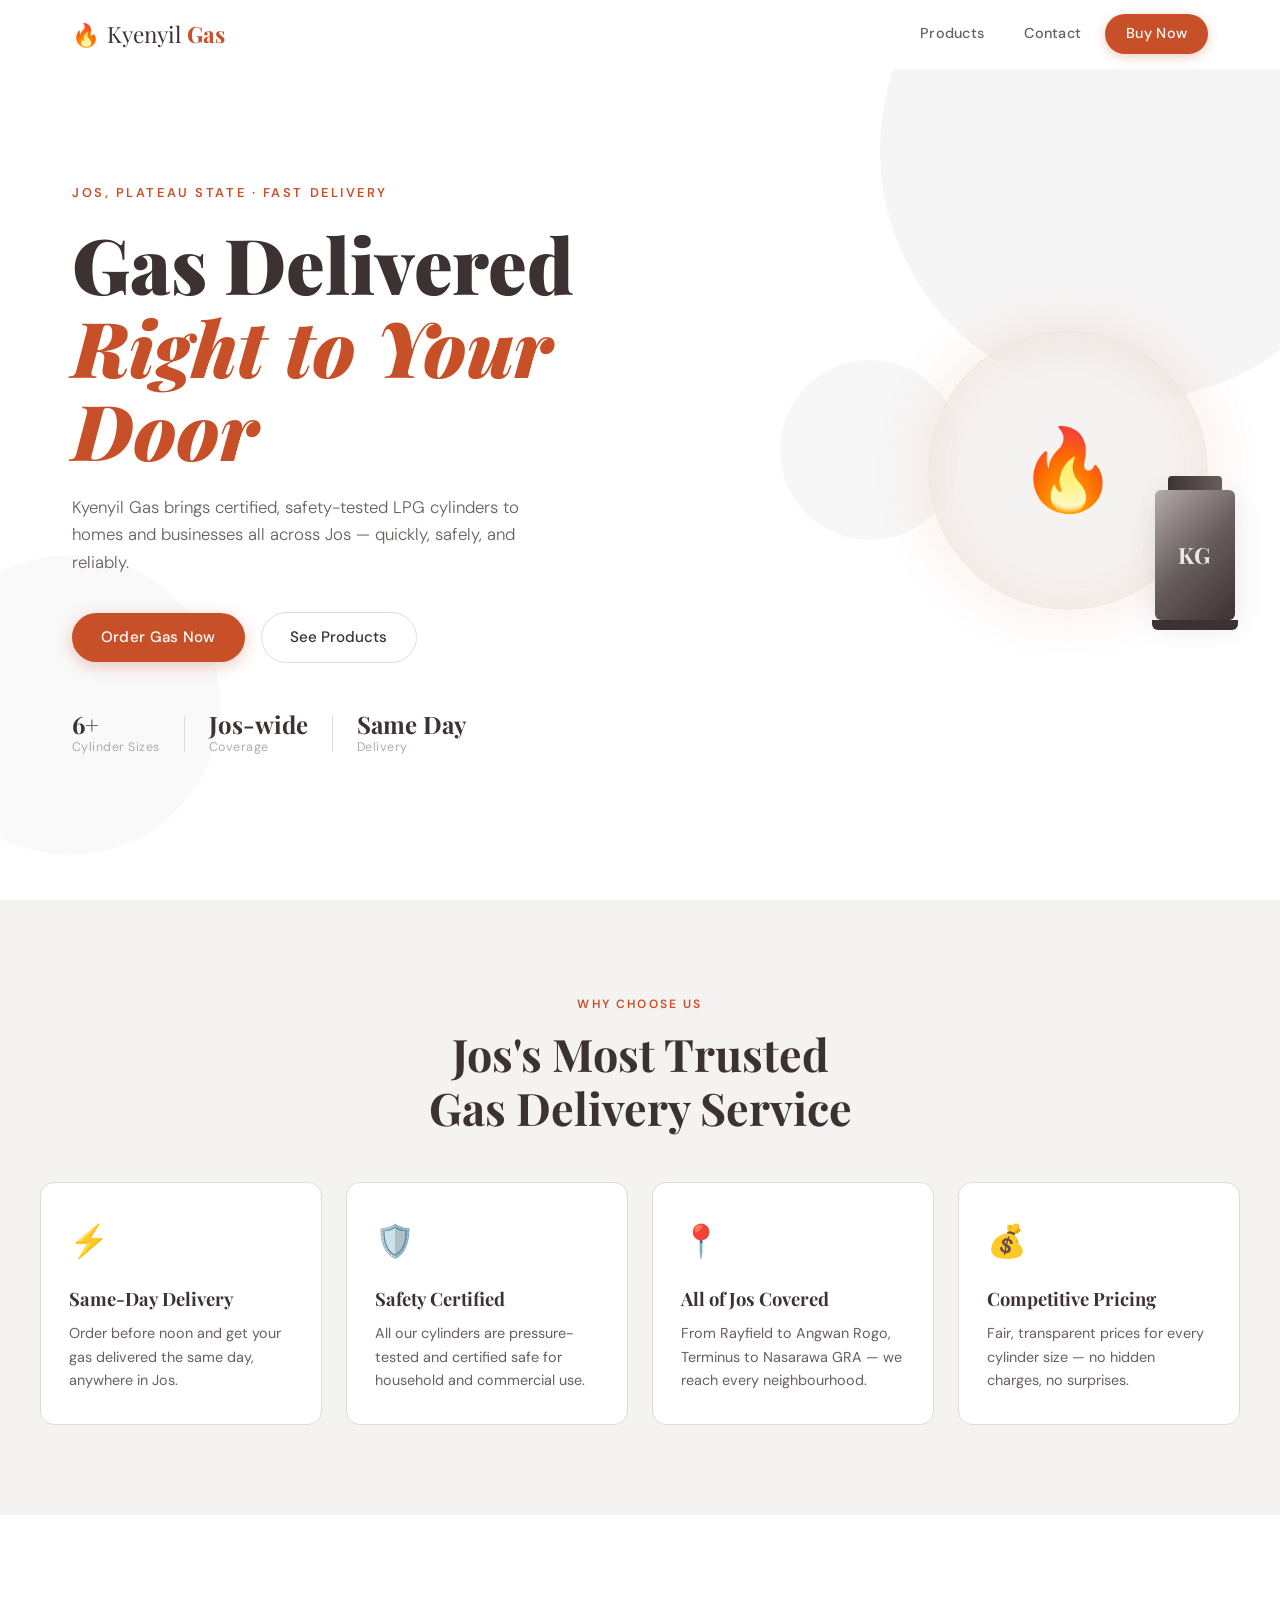
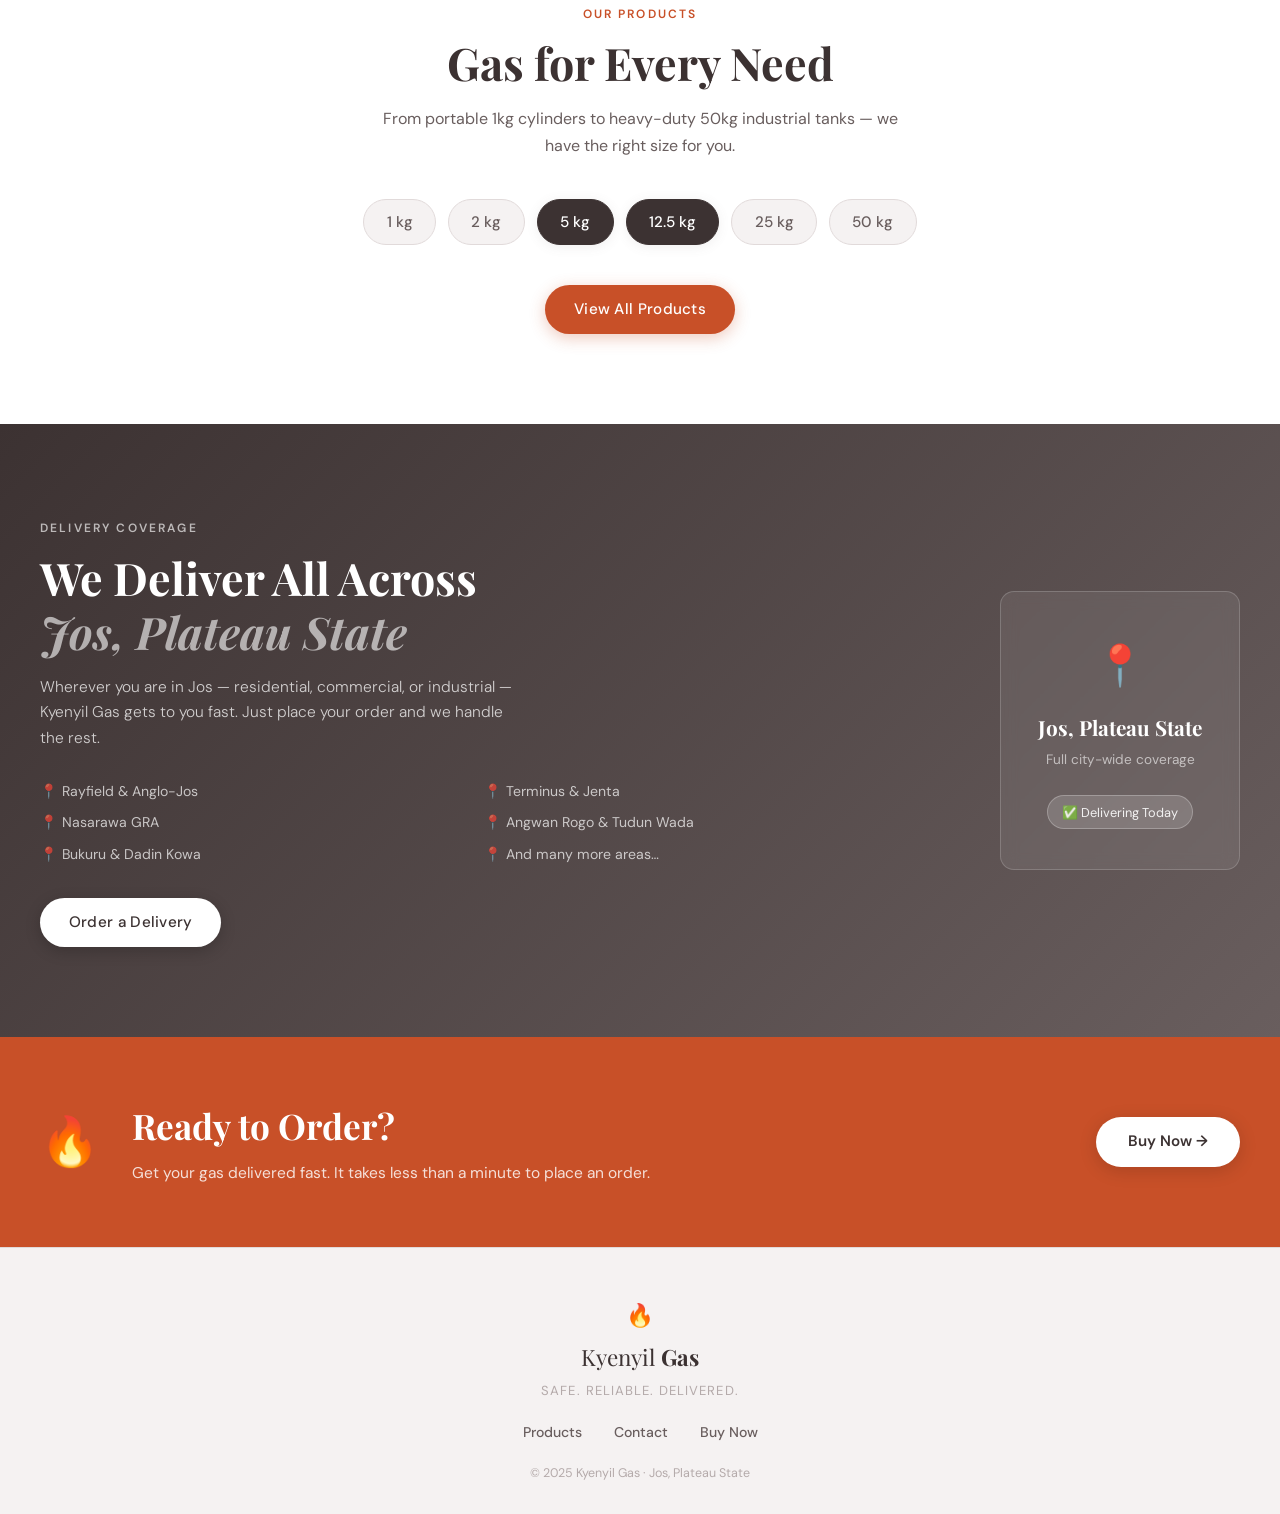
<file: index.html>
<!DOCTYPE html>
<html lang="en">
<head>
  <meta charset="UTF-8" />
  <meta name="viewport" content="width=device-width, initial-scale=1.0"/>
  <title>Home | Kyenyil Gas</title>
  <link rel="stylesheet" href="index.css" />
  <link href="https://fonts.googleapis.com/css2?family=Playfair+Display:wght@500;700;900&family=DM+Sans:ital,wght@0,300;0,400;0,500;1,300&display=swap" rel="stylesheet"/>
</head>
<body>

  <!-- ===== NAVBAR ===== -->
  <header class="navbar">
    <div class="nav-inner">
      <a href="index.html" class="logo">
        <span class="logo-flame">🔥</span>
        <span class="logo-text">Kyenyil <strong>Gas</strong></span>
      </a>
      <nav class="nav-links">
        <a href="products.html" class="nav-link">Products</a>
        <a href="contact.html" class="nav-link">Contact</a>
        <a href="purchase.html" class="nav-link nav-buy">Buy Now</a>
      </nav>
      <button class="hamburger" aria-label="Toggle menu">
        <span></span><span></span><span></span>
      </button>
    </div>
    <!-- Mobile menu -->
    <div class="mobile-menu">
      <a href="products.html">Products</a>
      <a href="contact.html">Contact</a>
      <a href="purchase.html" class="mobile-buy">Buy Now</a>
    </div>
  </header>

  <!-- ===== HERO ===== -->
  <section class="hero">
    <div class="hero-bg-shapes">
      <div class="shape shape-1"></div>
      <div class="shape shape-2"></div>
      <div class="shape shape-3"></div>
    </div>
    <div class="hero-content">
      <p class="hero-eyebrow">Jos, Plateau State · Fast Delivery</p>
      <h1 class="hero-headline">
        Gas Delivered<br/>
        <em>Right to Your Door</em>
      </h1>
      <p class="hero-body">
        Kyenyil Gas brings certified, safety-tested LPG cylinders to homes and businesses all across Jos — quickly, safely, and reliably.
      </p>
      <div class="hero-actions">
        <a href="purchase.html" class="btn-primary">Order Gas Now</a>
        <a href="products.html" class="btn-ghost">See Products</a>
      </div>
      <div class="hero-stats">
        <div class="stat">
          <span class="stat-num">6+</span>
          <span class="stat-label">Cylinder Sizes</span>
        </div>
        <div class="stat-divider"></div>
        <div class="stat">
          <span class="stat-num">Jos-wide</span>
          <span class="stat-label">Coverage</span>
        </div>
        <div class="stat-divider"></div>
        <div class="stat">
          <span class="stat-num">Same Day</span>
          <span class="stat-label">Delivery</span>
        </div>
      </div>
    </div>
    <div class="hero-visual">
      <div class="flame-ring">
        <div class="flame-core">🔥</div>
      </div>
      <div class="cylinder-graphic">
        <div class="cyl-cap"></div>
        <div class="cyl-body">
          <span class="cyl-logo">KG</span>
        </div>
        <div class="cyl-base"></div>
      </div>
    </div>
  </section>

  <!-- ===== WHY US ===== -->
  <section class="why-us">
    <div class="section-inner">
      <div class="section-label">Why Choose Us</div>
      <h2 class="section-title">Jos's Most Trusted<br/>Gas Delivery Service</h2>
      <div class="features-grid">
        <div class="feature-card">
          <div class="feature-icon">⚡</div>
          <h3>Same-Day Delivery</h3>
          <p>Order before noon and get your gas delivered the same day, anywhere in Jos.</p>
        </div>
        <div class="feature-card">
          <div class="feature-icon">🛡️</div>
          <h3>Safety Certified</h3>
          <p>All our cylinders are pressure-tested and certified safe for household and commercial use.</p>
        </div>
        <div class="feature-card">
          <div class="feature-icon">📍</div>
          <h3>All of Jos Covered</h3>
          <p>From Rayfield to Angwan Rogo, Terminus to Nasarawa GRA — we reach every neighbourhood.</p>
        </div>
        <div class="feature-card">
          <div class="feature-icon">💰</div>
          <h3>Competitive Pricing</h3>
          <p>Fair, transparent prices for every cylinder size — no hidden charges, no surprises.</p>
        </div>
      </div>
    </div>
  </section>

  <!-- ===== PRODUCTS PREVIEW ===== -->
  <section class="products-preview">
    <div class="section-inner">
      <div class="section-label">Our Products</div>
      <h2 class="section-title">Gas for Every Need</h2>
      <p class="section-sub">From portable 1kg cylinders to heavy-duty 50kg industrial tanks — we have the right size for you.</p>
      <div class="sizes-row">
        <div class="size-pill">1 kg</div>
        <div class="size-pill">2 kg</div>
        <div class="size-pill highlight">5 kg</div>
        <div class="size-pill highlight">12.5 kg</div>
        <div class="size-pill">25 kg</div>
        <div class="size-pill">50 kg</div>
      </div>
      <a href="products.html" class="btn-primary">View All Products</a>
    </div>
  </section>

  <!-- ===== DELIVERY AREA ===== -->
  <section class="delivery-area">
    <div class="delivery-inner">
      <div class="delivery-text">
        <div class="section-label light">Delivery Coverage</div>
        <h2>We Deliver All Across<br/><span>Jos, Plateau State</span></h2>
        <p>Wherever you are in Jos — residential, commercial, or industrial — Kyenyil Gas gets to you fast. Just place your order and we handle the rest.</p>
        <ul class="area-list">
          <li>📍 Rayfield & Anglo-Jos</li>
          <li>📍 Terminus & Jenta</li>
          <li>📍 Nasarawa GRA</li>
          <li>📍 Angwan Rogo & Tudun Wada</li>
          <li>📍 Bukuru & Dadin Kowa</li>
          <li>📍 And many more areas…</li>
        </ul>
        <a href="purchase.html" class="btn-primary">Order a Delivery</a>
      </div>
      <div class="delivery-card">
        <div class="delivery-card-inner">
          <span class="delivery-pin">📍</span>
          <h3>Jos, Plateau State</h3>
          <p>Full city-wide coverage</p>
          <div class="delivery-badge">✅ Delivering Today</div>
        </div>
      </div>
    </div>
  </section>

  <!-- ===== CTA BAND ===== -->
  <section class="cta-band">
    <div class="cta-inner">
      <div class="cta-flame">🔥</div>
      <div class="cta-text">
        <h2>Ready to Order?</h2>
        <p>Get your gas delivered fast. It takes less than a minute to place an order.</p>
      </div>
      <a href="purchase.html" class="btn-white">Buy Now →</a>
    </div>
  </section>

  <!-- ===== FOOTER ===== -->
  <footer class="footer">
    <div class="footer-inner">
      <div class="footer-brand">
        <span class="logo-flame">🔥</span>
        <span class="logo-text">Kyenyil <strong>Gas</strong></span>
        <p>Safe. Reliable. Delivered.</p>
      </div>
      <div class="footer-nav">
        <a href="products.html">Products</a>
        <a href="contact.html">Contact</a>
        <a href="purchase.html">Buy Now</a>
      </div>
      <p class="footer-copy">&copy; 2025 Kyenyil Gas · Jos, Plateau State</p>
    </div>
  </footer>

  <script>
    // Hamburger toggle
    const hamburger = document.querySelector('.hamburger');
    const mobileMenu = document.querySelector('.mobile-menu');
    hamburger.addEventListener('click', () => {
      mobileMenu.classList.toggle('open');
      hamburger.classList.toggle('active');
    });

    // Navbar scroll shadow
    window.addEventListener('scroll', () => {
      document.querySelector('.navbar').classList.toggle('scrolled', window.scrollY > 20);
    });
  </script>

</body>
</html>
</file>
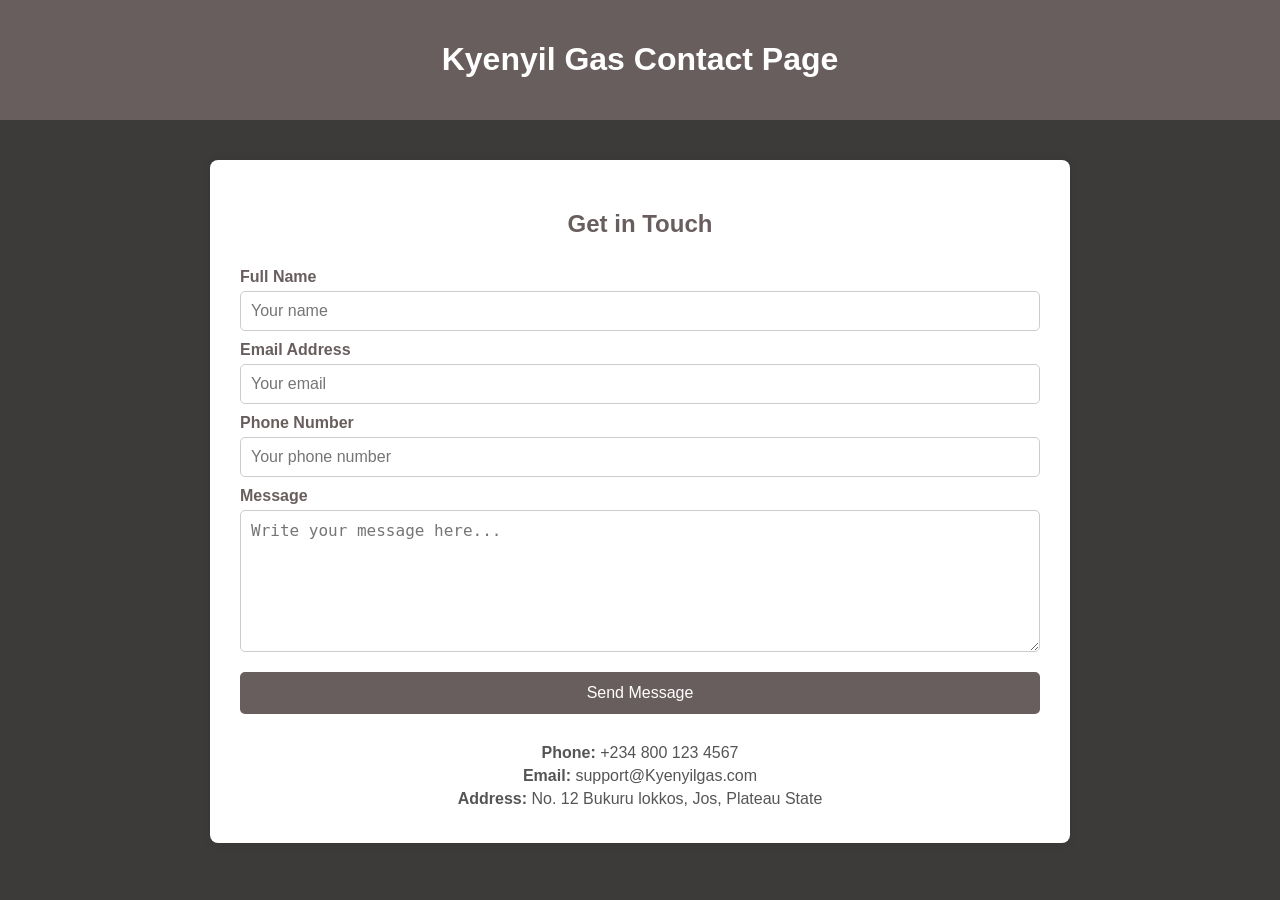
<file: contact.html>
<!DOCTYPE html>
<html lang="en">
<head>
<meta charset="UTF-8">
<meta name="viewport" content="width=device-width, initial-scale=1.0">
<title>Contact Us - Kyenyil Gas</title>
<style>
body {
font-family: Arial, sans-serif;
background-color: rgb(61, 58, 58);
margin: 0;
padding: 0;
color: #333;
}

header {
background-color: rgb(105, 94, 94); 
color: white;
text-align: center;
padding: 20px 0;
}

.contact-container {
max-width: 800px;
margin: 40px auto;
background: white;
padding: 30px;
border-radius: 8px;
box-shadow: 0 0 10px rgba(0,0,0,0.1);
}

h2 {
text-align: center;
color: rgb(105, 94, 94);
}

form {
display: flex;
flex-direction: column;
}

label {
margin: 10px 0 5px;
font-weight: bold;
color: rgb(105, 94, 94);
}

input, textarea {
padding: 10px;
border: 1px solid #ccc;
border-radius: 5px;
font-size: 16px;
}

textarea {
resize: vertical;
min-height: 120px;
}

button {
margin-top: 20px;
padding: 12px;
background-color: rgb(105, 94, 94); 
color: white;
border: none;
border-radius: 5px;
font-size: 16px;
cursor: pointer;
transition: background 0.3s ease;
}

button:hover {
background-color: #333; /* Darker grey on hover */
}

.contact-info {
margin-top: 30px;
text-align: center;
color: #555;
}

.contact-info p {
margin: 5px 0;
}
</style>
</head>
<body>
<header>
<h1>Kyenyil Gas Contact Page</h1>
</header>

<div class="contact-container">
<h2>Get in Touch</h2>
<form>
<label for="name">Full Name</label>
<input type="text" id="name" name="name" placeholder="Your name" required>

<label for="email">Email Address</label>
<input type="email" id="email" name="email" placeholder="Your email" required>

<label for="phone">Phone Number</label>
<input type="tel" id="phone" name="phone" placeholder="Your phone number">

<label for="message">Message</label>
<textarea id="message" name="message" placeholder="Write your message here..." required></textarea>

<button type="submit">Send Message</button>
</form>

<div class="contact-info">
<p><strong>Phone:</strong> +234 800 123 4567</p>
<p><strong>Email:</strong> support@Kyenyilgas.com</p>
<p><strong>Address:</strong> No. 12 Bukuru lokkos, Jos, Plateau State</p>
</div>
</div>
</body>
</html>
</file>
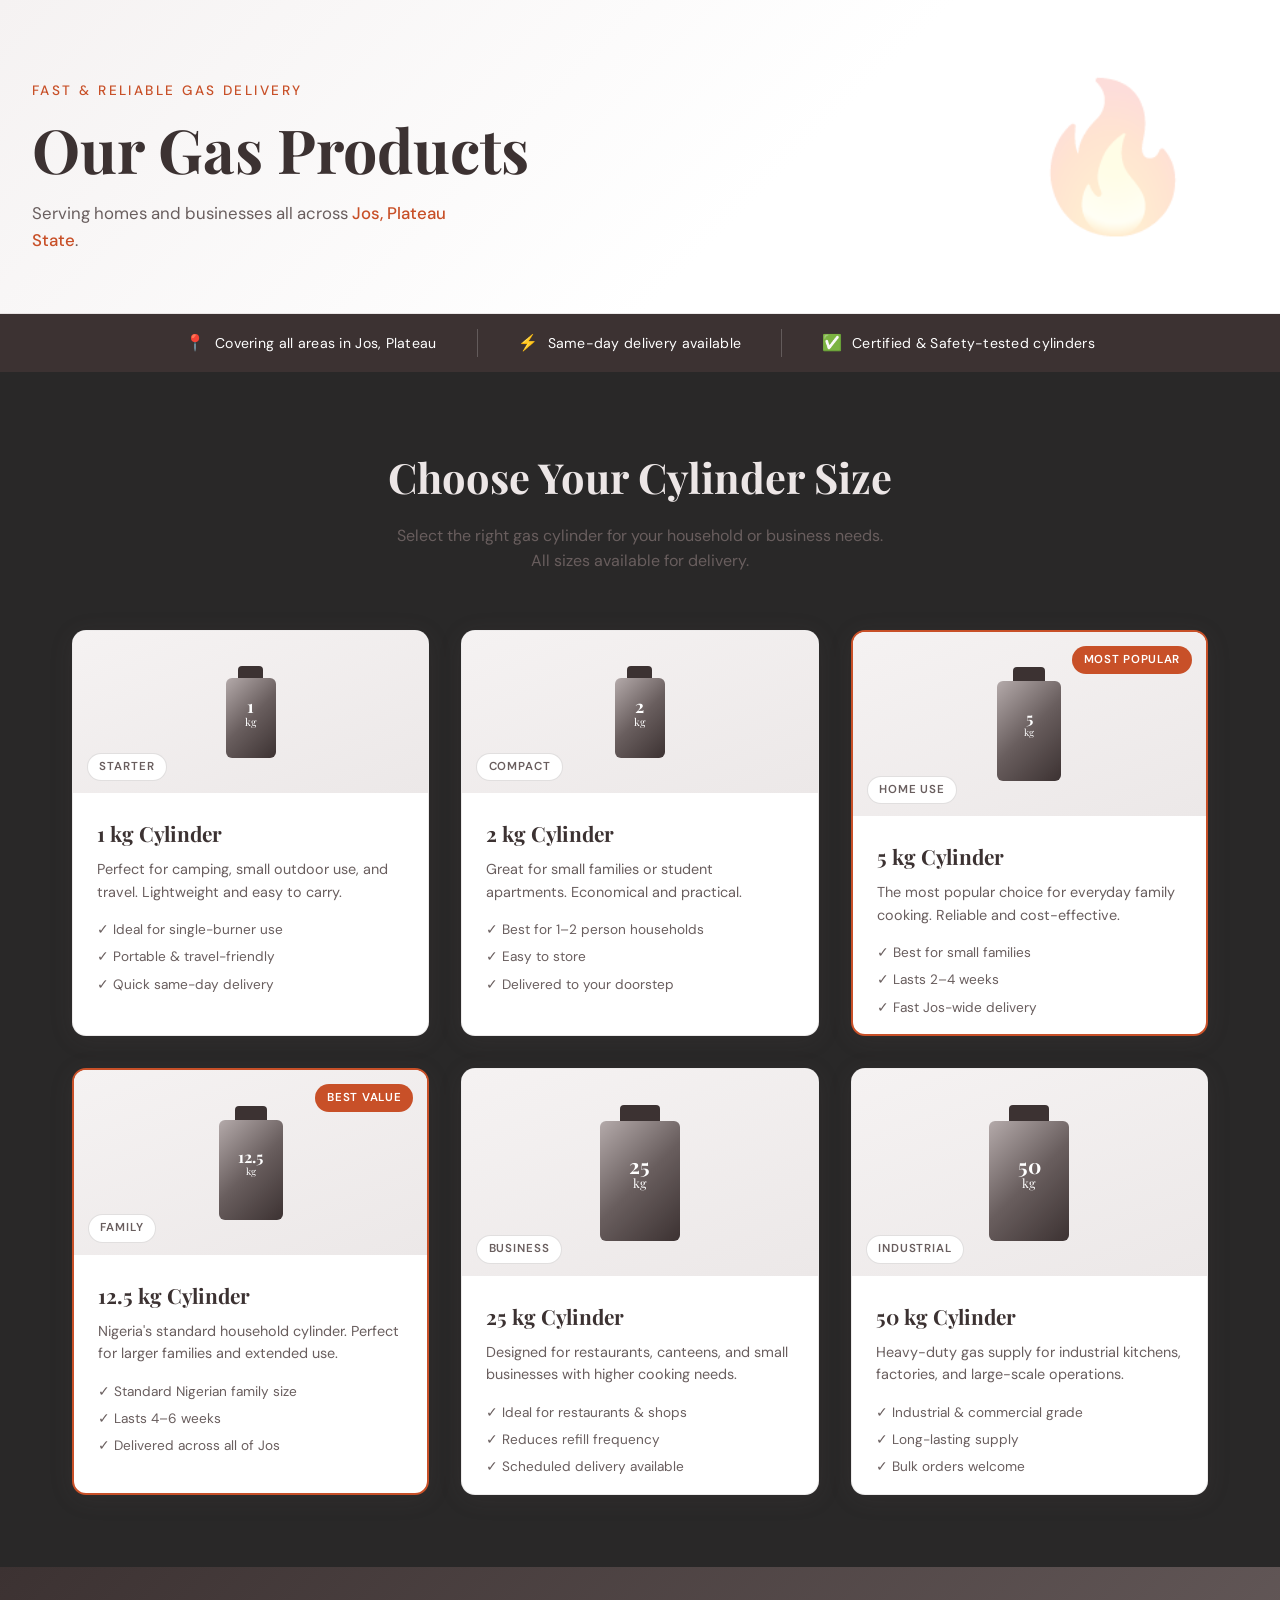
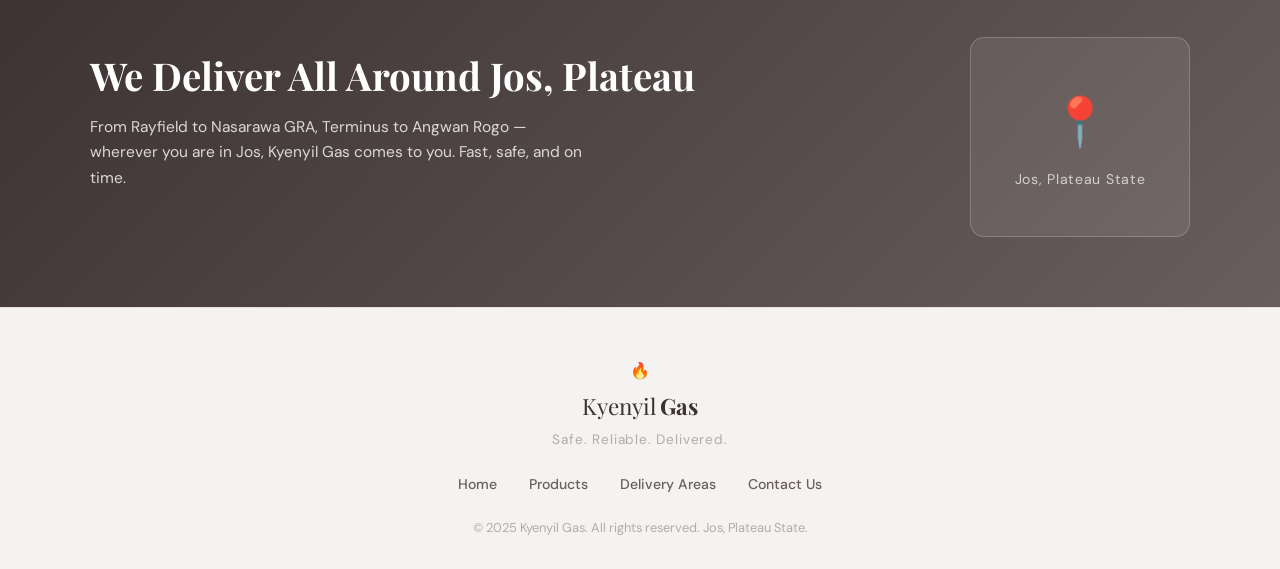
<file: products.html>
<!DOCTYPE html>
<html lang="en">
<head>
  <meta charset="UTF-8" />
  <meta name="viewport" content="width=device-width, initial-scale=1.0"/>
  <title>Products | Kyenyil Gas</title>
  <link rel="stylesheet" href="products.css" />
  <link href="https://fonts.googleapis.com/css2?family=Playfair+Display:wght@500;700&family=DM+Sans:wght@300;400;500&display=swap" rel="stylesheet"/>
</head>
<body>

  <!-- HERO BANNER -->
  <section class="hero">
    <div class="hero-content">
      <p class="hero-tagline">Fast & Reliable Gas Delivery</p>
      <h1 class="hero-title">Our Gas Products</h1>
      <p class="hero-sub">Serving homes and businesses all across <span>Jos, Plateau State</span>.</p>
    </div>
    <div class="hero-flame">🔥</div>
  </section>

  <!-- INTRO STRIP -->
  <div class="info-strip">
    <div class="strip-item">
      <span class="strip-icon">📍</span>
      <span>Covering all areas in Jos, Plateau</span>
    </div>
    <div class="strip-divider"></div>
    <div class="strip-item">
      <span class="strip-icon">⚡</span>
      <span>Same-day delivery available</span>
    </div>
    <div class="strip-divider"></div>
    <div class="strip-item">
      <span class="strip-icon">✅</span>
      <span>Certified & Safety-tested cylinders</span>
    </div>
  </div>

  <!-- PRODUCTS SECTION -->
  <main class="products-section">
    <div class="section-header">
      <h2 style="color: rgb(236, 230, 230);">Choose Your Cylinder Size</h2>
      <p>Select the right gas cylinder for your household or business needs. All sizes available for delivery.</p>
    </div>

    <div class="products-grid">

      <!-- 1kg -->
      <div class="product-card">
        <div class="card-top">
          <div class="cylinder-icon small">
            <div class="cyl-body"></div>
            <div class="cyl-cap"></div>
            <div class="cyl-label">1<span>kg</span></div>
          </div>
          <div class="badge">Starter</div>
        </div>
        <div class="card-body">
          <h3>1 kg Cylinder</h3>
          <p class="card-desc">Perfect for camping, small outdoor use, and travel. Lightweight and easy to carry.</p>
          <ul class="card-features">
            <li>✓ Ideal for single-burner use</li>
            <li>✓ Portable & travel-friendly</li>
            <li>✓ Quick same-day delivery</li>
          </ul>
        </div>
      </div>

      <!-- 2kg -->
      <div class="product-card">
        <div class="card-top">
          <div class="cylinder-icon small">
            <div class="cyl-body"></div>
            <div class="cyl-cap"></div>
            <div class="cyl-label">2<span>kg</span></div>
          </div>
          <div class="badge">Compact</div>
        </div>
        <div class="card-body">
          <h3>2 kg Cylinder</h3>
          <p class="card-desc">Great for small families or student apartments. Economical and practical.</p>
          <ul class="card-features">
            <li>✓ Best for 1–2 person households</li>
            <li>✓ Easy to store</li>
            <li>✓ Delivered to your doorstep</li>
          </ul>
        </div>
      </div>

      <!-- 5kg -->
      <div class="product-card popular">
        <div class="popular-tag">Most Popular</div>
        <div class="card-top">
          <div class="cylinder-icon medium">
            <div class="cyl-body"></div>
            <div class="cyl-cap"></div>
            <div class="cyl-label">5<span>kg</span></div>
          </div>
          <div class="badge">Home Use</div>
        </div>
        <div class="card-body">
          <h3>5 kg Cylinder</h3>
          <p class="card-desc">The most popular choice for everyday family cooking. Reliable and cost-effective.</p>
          <ul class="card-features">
            <li>✓ Best for small families</li>
            <li>✓ Lasts 2–4 weeks</li>
            <li>✓ Fast Jos-wide delivery</li>
          </ul>
        </div>
      </div>

      <!-- 12.5kg -->
      <div class="product-card popular">
        <div class="popular-tag">Best Value</div>
        <div class="card-top">
          <div class="cylinder-icon medium">
            <div class="cyl-body"></div>
            <div class="cyl-cap"></div>
            <div class="cyl-label">12.5<span>kg</span></div>
          </div>
          <div class="badge">Family</div>
        </div>
        <div class="card-body">
          <h3>12.5 kg Cylinder</h3>
          <p class="card-desc">Nigeria's standard household cylinder. Perfect for larger families and extended use.</p>
          <ul class="card-features">
            <li>✓ Standard Nigerian family size</li>
            <li>✓ Lasts 4–6 weeks</li>
            <li>✓ Delivered across all of Jos</li>
          </ul>
        </div>
      </div>

      <!-- 25kg -->
      <div class="product-card">
        <div class="card-top">
          <div class="cylinder-icon large">
            <div class="cyl-body"></div>
            <div class="cyl-cap"></div>
            <div class="cyl-label">25<span>kg</span></div>
          </div>
          <div class="badge">Business</div>
        </div>
        <div class="card-body">
          <h3>25 kg Cylinder</h3>
          <p class="card-desc">Designed for restaurants, canteens, and small businesses with higher cooking needs.</p>
          <ul class="card-features">
            <li>✓ Ideal for restaurants & shops</li>
            <li>✓ Reduces refill frequency</li>
            <li>✓ Scheduled delivery available</li>
          </ul>
        </div>
      </div>

      <!-- 50kg -->
      <div class="product-card">
        <div class="card-top">
          <div class="cylinder-icon large">
            <div class="cyl-body"></div>
            <div class="cyl-cap"></div>
            <div class="cyl-label">50<span>kg</span></div>
          </div>
          <div class="badge">Industrial</div>
        </div>
        <div class="card-body">
          <h3>50 kg Cylinder</h3>
          <p class="card-desc">Heavy-duty gas supply for industrial kitchens, factories, and large-scale operations.</p>
          <ul class="card-features">
            <li>✓ Industrial & commercial grade</li>
            <li>✓ Long-lasting supply</li>
            <li>✓ Bulk orders welcome</li>
          </ul>
        </div>
      </div>

    </div>
  </main>

  <!-- DELIVERY COVERAGE BANNER -->
  <section class="delivery-banner">
    <div class="delivery-inner">
      <div class="delivery-text">
        <h2>We Deliver All Around Jos, Plateau</h2>
        <p>From Rayfield to Nasarawa GRA, Terminus to Angwan Rogo — wherever you are in Jos, Kyenyil Gas comes to you. Fast, safe, and on time.</p>

      </div>
      <div class="delivery-map-placeholder">
        <span>📍</span>
        <p>Jos, Plateau State</p>
      </div>
    </div>
  </section>

  <!-- FOOTER -->
  <footer class="footer">
    <div class="footer-inner">
      <div class="footer-brand">
        <span class="logo-icon">🔥</span>
        <span class="logo-text">Kyenyil <strong>Gas</strong></span>
        <p>Safe. Reliable. Delivered.</p>
      </div>
      <div class="footer-links">
        <a href="#">Home</a>
        <a href="#">Products</a>
        <a href="#">Delivery Areas</a>
        <a href="#">Contact Us</a>
      </div>
      <p class="footer-copy">&copy; 2025 Kyenyil Gas. All rights reserved. Jos, Plateau State.</p>
    </div>
  </footer>

</body>
</html>
</file>
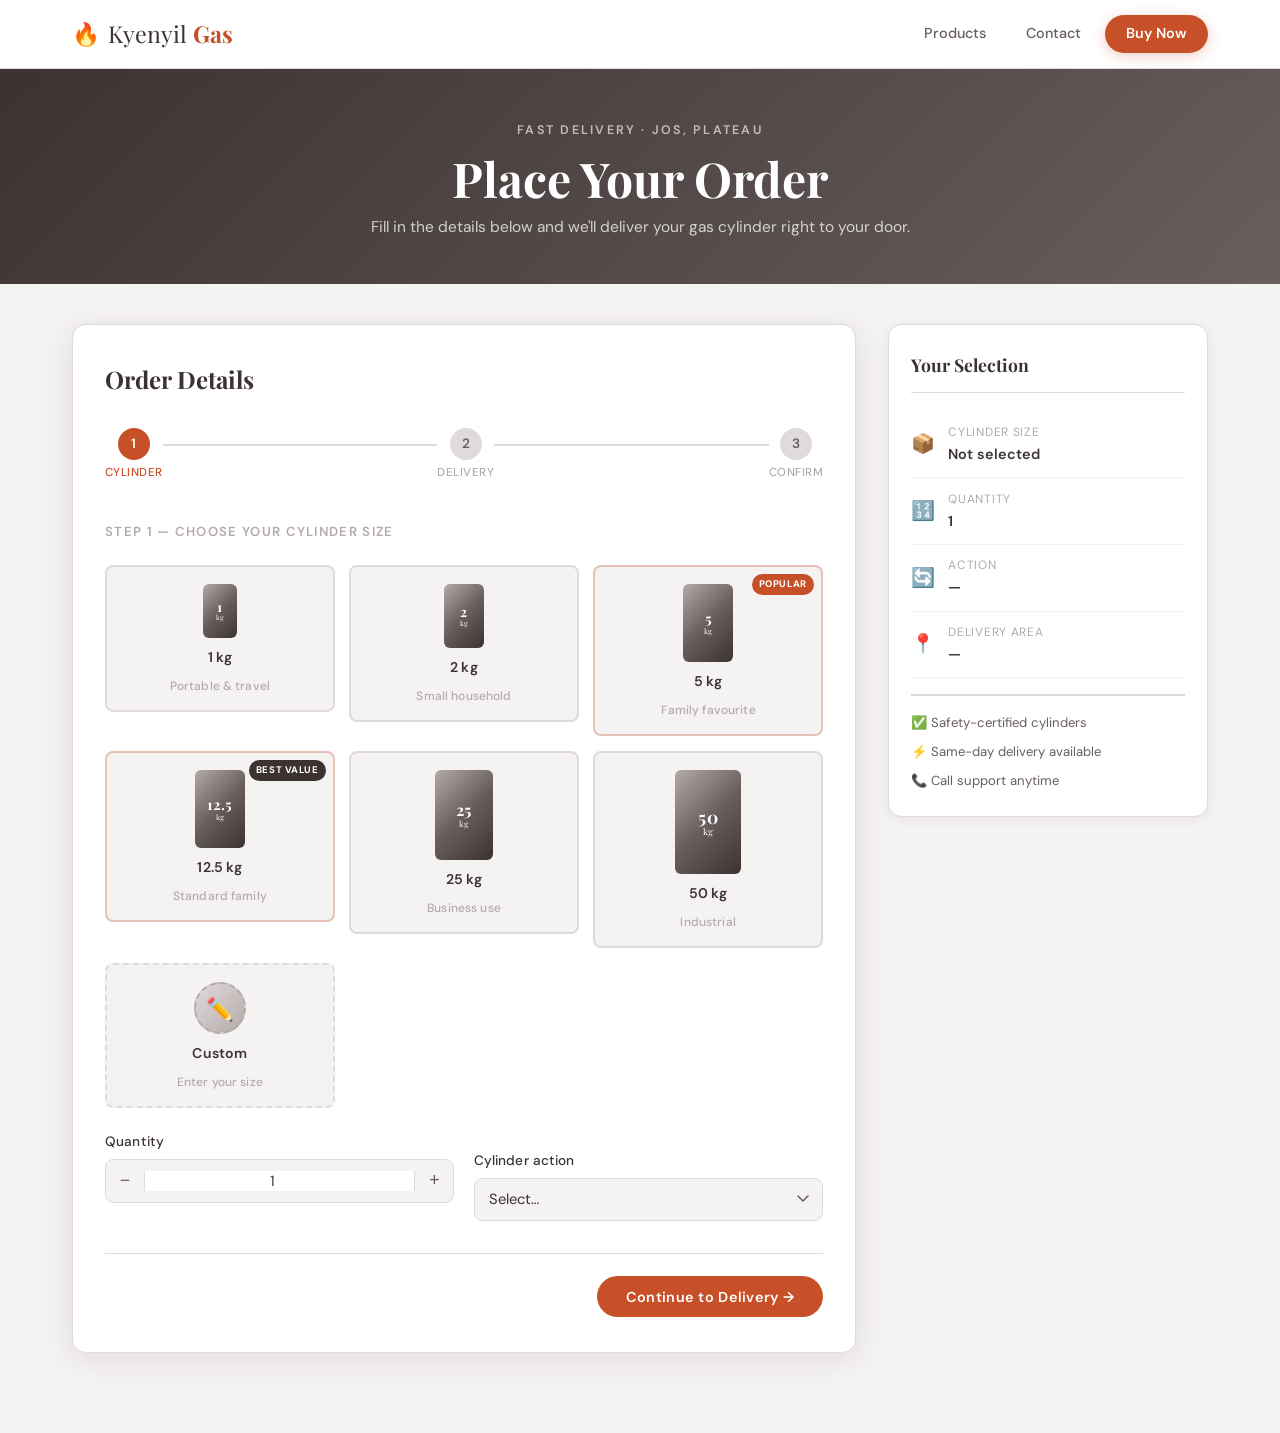
<file: purchase.html>
<!DOCTYPE html>
<html lang="en">
<head>
  <meta charset="UTF-8" />
  <meta name="viewport" content="width=device-width, initial-scale=1.0"/>
  <title>Buy Now | Kyenyil Gas</title>
  <link rel="stylesheet" href="purchase.css" />
  <link href="https://fonts.googleapis.com/css2?family=Playfair+Display:ital,wght@0,500;0,700;1,500&family=DM+Sans:wght@300;400;500&display=swap" rel="stylesheet"/>
</head>
<body>

  <!-- NAVBAR -->
  <header class="navbar">
    <div class="nav-inner">
      <a href="index.html" class="logo">
        <span class="logo-flame">🔥</span>
        <span class="logo-text">Kyenyil <strong>Gas</strong></span>
      </a>
      <nav class="nav-links">
        <a href="products.html" class="nav-link">Products</a>
        <a href="contact.html" class="nav-link">Contact</a>
        <a href="purchase.html" class="nav-link nav-buy">Buy Now</a>
      </nav>
      <button class="hamburger" id="hamburger" aria-label="Open menu">
        <span></span><span></span><span></span>
      </button>
    </div>
    <div class="mobile-menu" id="mobileMenu">
      <a href="products.html">Products</a>
      <a href="contact.html">Contact</a>
      <a href="purchase.html" class="mobile-buy">Buy Now</a>
    </div>
  </header>

  <!-- PAGE HEADER -->
  <section class="page-header">
    <div class="page-header-inner">
      <p class="page-tag">Fast Delivery · Jos, Plateau</p>
      <h1 class="page-title">Place Your Order</h1>
      <p class="page-sub">Fill in the details below and we'll deliver your gas cylinder right to your door.</p>
    </div>
  </section>

  <!-- MAIN CONTENT -->
  <main class="purchase-main">
    <div class="purchase-layout">

      <!-- ORDER FORM -->
      <section class="form-section">
        <div class="form-card">
          <h2 class="form-title">Order Details</h2>

          <!-- Step indicator -->
          <div class="steps">
            <div class="step active" data-step="1">
              <div class="step-dot">1</div>
              <span>Cylinder</span>
            </div>
            <div class="step-line"></div>
            <div class="step" data-step="2">
              <div class="step-dot">2</div>
              <span>Delivery</span>
            </div>
            <div class="step-line"></div>
            <div class="step" data-step="3">
              <div class="step-dot">3</div>
              <span>Confirm</span>
            </div>
          </div>

          <form id="orderForm" novalidate>

            <!-- STEP 1: Cylinder Selection -->
            <div class="form-step" id="step1">
              <p class="step-label">Step 1 — Choose your cylinder size</p>

              <div class="cylinder-grid" id="cylinderGrid">
                <label class="cyl-option">
                  <input type="radio" name="cylinderSize" value="1kg" required />
                  <div class="cyl-card">
                    <div class="cyl-vis cyl-xs">1<span>kg</span></div>
                    <p class="cyl-name">1 kg</p>
                    <p class="cyl-desc">Portable & travel</p>
                  </div>
                </label>
                <label class="cyl-option">
                  <input type="radio" name="cylinderSize" value="2kg" />
                  <div class="cyl-card">
                    <div class="cyl-vis cyl-sm">2<span>kg</span></div>
                    <p class="cyl-name">2 kg</p>
                    <p class="cyl-desc">Small household</p>
                  </div>
                </label>
                <label class="cyl-option">
                  <input type="radio" name="cylinderSize" value="5kg" />
                  <div class="cyl-card popular-cyl">
                    <span class="pop-badge">Popular</span>
                    <div class="cyl-vis cyl-md">5<span>kg</span></div>
                    <p class="cyl-name">5 kg</p>
                    <p class="cyl-desc">Family favourite</p>
                  </div>
                </label>
                <label class="cyl-option">
                  <input type="radio" name="cylinderSize" value="12.5kg" />
                  <div class="cyl-card popular-cyl">
                    <span class="pop-badge value">Best Value</span>
                    <div class="cyl-vis cyl-md">12.5<span>kg</span></div>
                    <p class="cyl-name">12.5 kg</p>
                    <p class="cyl-desc">Standard family</p>
                  </div>
                </label>
                <label class="cyl-option">
                  <input type="radio" name="cylinderSize" value="25kg" />
                  <div class="cyl-card">
                    <div class="cyl-vis cyl-lg">25<span>kg</span></div>
                    <p class="cyl-name">25 kg</p>
                    <p class="cyl-desc">Business use</p>
                  </div>
                </label>
                <label class="cyl-option">
                  <input type="radio" name="cylinderSize" value="50kg" />
                  <div class="cyl-card">
                    <div class="cyl-vis cyl-xl">50<span>kg</span></div>
                    <p class="cyl-name">50 kg</p>
                    <p class="cyl-desc">Industrial</p>
                  </div>
                </label>
                <label class="cyl-option">
                  <input type="radio" name="cylinderSize" value="custom" id="customRadio" />
                  <div class="cyl-card custom-cyl-card">
                    <div class="cyl-vis cyl-custom">✏️</div>
                    <p class="cyl-name">Custom</p>
                    <p class="cyl-desc">Enter your size</p>
                  </div>
                </label>
              </div>
              <p class="field-error hidden" id="sizeError">Please select a cylinder size.</p>

              <!-- Custom size input — shown only when Custom is selected -->
              <div class="custom-size-box hidden" id="customSizeBox">
                <div class="custom-size-inner">
                  <div class="form-group" style="margin-top:0">
                    <label for="customSizeKg">Custom cylinder size <span class="req">*</span></label>
                    <div class="custom-input-wrap">
                      <input type="number" id="customSizeKg" name="customSizeKg"
                             placeholder="e.g. 3" min="0.5" max="500" step="0.5" />
                      <span class="custom-unit">kg</span>
                    </div>
                    <p class="field-hint">Enter any weight between 0.5 kg and 500 kg.</p>
                    <p class="field-error hidden" id="customSizeError">Please enter a valid size (0.5–500 kg).</p>
                  </div>
                  <div class="form-group" style="margin-top:0.9rem">
                    <label for="customSizeNote">Describe your cylinder <span class="opt">(optional)</span></label>
                    <input type="text" id="customSizeNote" name="customSizeNote"
                           placeholder="e.g. old blue 3 kg cylinder, brand: SunnGas" />
                  </div>
                </div>
              </div>

              <div class="form-row">
                <div class="form-group">
                  <label for="quantity">Quantity</label>
                  <div class="qty-control">
                    <button type="button" class="qty-btn" id="qtyMinus">−</button>
                    <input type="number" id="quantity" name="quantity" value="1" min="1" max="20" readonly />
                    <button type="button" class="qty-btn" id="qtyPlus">+</button>
                  </div>
                </div>
                <div class="form-group">
                  <label for="cylinderType">Cylinder action</label>
                  <select id="cylinderType" name="cylinderType" required>
                    <option value="" disabled selected>Select…</option>
                    <option value="swap">Swap my cylinder with a full one</option>
                    <option value="pickup">Pickup my cylinder</option>
                    <option value="new">Bring new filled cylinder</option>
                  </select>
                  <p class="field-error hidden" id="typeError">Please select a cylinder action.</p>
                </div>
              </div>

              <!-- Cylinder photo upload — shown only when "Swap" is selected -->
              <div class="custom-size-box hidden" id="cylinderImageBox">
                <div class="custom-size-inner">
                  <div class="form-group" style="margin-top:0">
                    <label for="cylinderImage">Upload a photo of your cylinder <span class="req">*</span></label>
                    <input type="file" id="cylinderImage" name="cylinderImage" accept="image/*" capture="environment" />
                    <p class="field-hint">We only accept swaps for cylinders in good or okay condition. Please upload a clear photo showing the cylinder body and valve.</p>
                    <p class="field-error hidden" id="cylinderImageError">Please upload a photo of your cylinder.</p>
                    <img id="cylinderImagePreview" class="cyl-image-preview hidden" alt="Cylinder photo preview" />
                  </div>
                </div>
              </div>

              <div class="step-nav">
                <button type="button" class="btn-next" id="toStep2">Continue to Delivery →</button>
              </div>
            </div>

            <!-- STEP 2: Delivery Info -->
            <div class="form-step hidden" id="step2">
              <p class="step-label">Step 2 — Your delivery details</p>

              <div class="form-row">
                <div class="form-group">
                  <label for="firstName">First name <span class="req">*</span></label>
                  <input type="text" id="firstName" name="firstName" placeholder="e.g. Amina" required />
                  <p class="field-error hidden" id="firstNameError">First name is required.</p>
                </div>
                <div class="form-group">
                  <label for="lastName">Last name <span class="req">*</span></label>
                  <input type="text" id="lastName" name="lastName" placeholder="e.g. Danladi" required />
                  <p class="field-error hidden" id="lastNameError">Last name is required.</p>
                </div>
              </div>

              <div class="form-group">
                <label for="phone">Phone number <span class="req">*</span></label>
                <input type="tel" id="phone" name="phone" placeholder="e.g. 08012345678" required />
                <p class="field-error hidden" id="phoneError">Please enter a valid phone number.</p>
              </div>

              <div class="form-group">
                <label for="address">Delivery address <span class="req">*</span></label>
                <input type="text" id="address" name="address" placeholder="House number, street name" required />
                <p class="field-error hidden" id="addressError">Delivery address is required.</p>
              </div>

              <div class="form-row">
                <div class="form-group">
                  <label for="area">Area / Neighbourhood <span class="req">*</span></label>
                  <select id="area" name="area" required>
                    <option value="" disabled selected>Select area…</option>
                    <option>Rayfield</option>
                    <option>Terminus</option>
                    <option>Angwan Rogo</option>
                    <option>Nasarawa GRA</option>
                    <option>Tudun Wada</option>
                    <option>Gwong</option>
                    <option>Bukuru</option>
                    <option>Vom</option>
                    <option>Shen</option>
                    <option>Other (Jos)</option>
                  </select>
                  <p class="field-error hidden" id="areaError">Please select your area.</p>
                </div>
                <div class="form-group">
                  <label for="deliveryDate">Preferred delivery date <span class="req">*</span></label>
                  <input type="date" id="deliveryDate" name="deliveryDate" required />
                  <p class="field-error hidden" id="dateError">Please choose a delivery date.</p>
                </div>
              </div>

              <div class="form-group">
                <label for="notes">Additional notes <span class="opt">(optional)</span></label>
                <textarea id="notes" name="notes" rows="3" placeholder="Any special instructions for delivery…"></textarea>
              </div>

              <div class="step-nav">
                <button type="button" class="btn-back" id="toStep1Back">← Back</button>
                <button type="button" class="btn-next" id="toStep3">Review Order →</button>
              </div>
            </div>

            <!-- STEP 3: Confirmation -->
            <div class="form-step hidden" id="step3">
              <p class="step-label">Step 3 — Review and confirm your order</p>

              <div class="order-summary" id="orderSummary">
                <!-- Populated by JS -->
              </div>

              <div class="form-group">
                <label for="paymentMethod">Payment method <span class="req">*</span></label>
                <select id="paymentMethod" name="paymentMethod" required>
                  <option value="" disabled selected>Select payment…</option>
                  <option value="cash">Cash on delivery</option>
                  <option value="transfer">Bank transfer</option>
                </select>
                <p class="field-error hidden" id="paymentError">Please select a payment method.</p>
              </div>

              <div class="terms-row">
                <label class="checkbox-label">
                  <input type="checkbox" id="agreeTerms" required />
                  <span class="checkmark"></span>
                  I confirm my delivery details are correct and agree to the <a href="#">terms of service</a>.
                </label>
                <p class="field-error hidden" id="termsError">Please confirm your agreement.</p>
              </div>

              <div class="step-nav">
                <button type="button" class="btn-back" id="toStep2Back">← Back</button>
                <button type="submit" class="btn-submit" id="submitBtn">
                  <span id="submitText">Place Order</span>
                  <span id="submitSpinner" class="spinner hidden"></span>
                </button>
              </div>
            </div>

          </form>
        </div>
      </section>

      <!-- SIDEBAR -->
      <aside class="order-sidebar">
        <div class="sidebar-card">
          <h3>Your Selection</h3>
          <div class="sidebar-item" id="sidebarSize">
            <span class="sidebar-icon">📦</span>
            <div>
              <p class="sidebar-key">Cylinder size</p>
              <p class="sidebar-val" id="sidebarSizeVal">Not selected</p>
            </div>
          </div>
          <div class="sidebar-item">
            <span class="sidebar-icon">🔢</span>
            <div>
              <p class="sidebar-key">Quantity</p>
              <p class="sidebar-val" id="sidebarQtyVal">1</p>
            </div>
          </div>
          <div class="sidebar-item">
            <span class="sidebar-icon">🔄</span>
            <div>
              <p class="sidebar-key">Action</p>
              <p class="sidebar-val" id="sidebarTypeVal">—</p>
            </div>
          </div>
          <div class="sidebar-item">
            <span class="sidebar-icon">📍</span>
            <div>
              <p class="sidebar-key">Delivery area</p>
              <p class="sidebar-val" id="sidebarAreaVal">—</p>
            </div>
          </div>
          <div class="sidebar-divider"></div>
          <div class="sidebar-guarantee">
            <p>✅ Safety-certified cylinders</p>
            <p>⚡ Same-day delivery available</p>
            <p>📞 Call support anytime</p>
          </div>
        </div>
      </aside>

    </div>
  </main>

  <!-- SUCCESS MODAL -->
  <div class="modal-overlay hidden" id="successModal">
    <div class="modal">
      <div class="modal-flame">🔥</div>
      <h2>Order Placed!</h2>
      <p>Thank you! Your order has been received. We'll contact you shortly to confirm your delivery.</p>
      <p class="order-ref" id="orderRef"></p>
      <a href="index.html" class="btn-primary">Back to Home</a>
    </div>
  </div>

  <!-- ERROR TOAST -->
  <div class="toast hidden" id="errorToast">
    <span id="toastMsg">Something went wrong. Please try again.</span>
  </div>

  <script src="purchase.js"></script>
</body>
</html>
</file>
<file: index.css>
/* =============================================
   KYENYIL GAS — HOME PAGE STYLESHEET
   File: home1.css
   Theme: White & Grey (rgb(105, 94, 94))
   Fonts: Playfair Display + DM Sans
   ============================================= */

/* --- CSS Variables --- */
:root {
  --grey:        rgb(105, 94, 94);
  --grey-light:  rgb(180, 170, 170);
  --grey-dark:   rgb(60, 50, 50);
  --grey-bg:     rgb(245, 242, 242);
  --grey-mid:    rgb(225, 218, 218);
  --white:       #ffffff;
  --accent:      rgb(200, 80, 40);
  --accent-dark: rgb(160, 55, 20);
  --shadow-sm:   0 2px 12px rgba(105, 94, 94, 0.10);
  --shadow-md:   0 6px 28px rgba(105, 94, 94, 0.16);
  --shadow-lg:   0 16px 48px rgba(105, 94, 94, 0.22);
  --radius:      14px;
  --radius-sm:   8px;
  --transition:  0.3s ease;
  --max-width:   1200px;
}

/* --- Reset & Base --- */
*, *::before, *::after {
  box-sizing: border-box;
  margin: 0;
  padding: 0;
}

html { scroll-behavior: smooth; }

body {
  font-family: 'DM Sans', sans-serif;
  background-color: var(--white);
  color: var(--grey-dark);
  line-height: 1.65;
  overflow-x: hidden;
}

a { text-decoration: none; color: inherit; }
img { max-width: 100%; display: block; }

/* =============================================
   SHARED BUTTONS
   ============================================= */
.btn-primary {
  display: inline-block;
  background-color: var(--accent);
  color: var(--white);
  padding: 0.75rem 1.8rem;
  border-radius: 50px;
  font-size: 0.95rem;
  font-weight: 500;
  letter-spacing: 0.02em;
  transition: background var(--transition), transform var(--transition), box-shadow var(--transition);
  box-shadow: 0 4px 16px rgba(200, 80, 40, 0.3);
}

.btn-primary:hover {
  background-color: var(--accent-dark);
  transform: translateY(-2px);
  box-shadow: 0 8px 24px rgba(200, 80, 40, 0.35);
}

.btn-ghost {
  display: inline-block;
  background: transparent;
  color: var(--grey-dark);
  padding: 0.75rem 1.8rem;
  border-radius: 50px;
  font-size: 0.95rem;
  font-weight: 500;
  border: 1.5px solid var(--grey-mid);
  transition: border-color var(--transition), color var(--transition), transform var(--transition);
}

.btn-ghost:hover {
  border-color: var(--grey);
  color: var(--grey);
  transform: translateY(-2px);
}

.btn-white {
  display: inline-block;
  background-color: var(--white);
  color: var(--grey-dark);
  padding: 0.8rem 2rem;
  border-radius: 50px;
  font-size: 0.95rem;
  font-weight: 600;
  transition: background var(--transition), transform var(--transition);
  box-shadow: 0 4px 18px rgba(0,0,0,0.15);
}

.btn-white:hover {
  background-color: var(--grey-bg);
  transform: translateY(-2px);
}

/* =============================================
   SHARED SECTION LABELS & TITLES
   ============================================= */
.section-label {
  display: inline-block;
  font-size: 0.75rem;
  font-weight: 600;
  letter-spacing: 0.18em;
  text-transform: uppercase;
  color: var(--accent);
  margin-bottom: 0.75rem;
}

.section-label.light { color: rgba(255,255,255,0.65); }

.section-title {
  font-family: 'Playfair Display', serif;
  font-size: clamp(1.9rem, 3.5vw, 2.8rem);
  font-weight: 700;
  color: var(--grey-dark);
  line-height: 1.2;
  margin-bottom: 1rem;
}

.section-sub {
  font-size: 1rem;
  color: var(--grey);
  max-width: 520px;
  margin-bottom: 2.5rem;
}

/* =============================================
   NAVBAR
   ============================================= */
.navbar {
  position: fixed;
  top: 0;
  left: 0;
  right: 0;
  z-index: 200;
  background-color: rgba(255, 255, 255, 0.92);
  backdrop-filter: blur(12px);
  -webkit-backdrop-filter: blur(12px);
  border-bottom: 1px solid transparent;
  transition: border-color var(--transition), box-shadow var(--transition);
}

.navbar.scrolled {
  border-bottom-color: var(--grey-mid);
  box-shadow: var(--shadow-sm);
}

.nav-inner {
  max-width: var(--max-width);
  margin: 0 auto;
  padding: 0 2rem;
  height: 68px;
  display: flex;
  align-items: center;
  justify-content: space-between;
  gap: 2rem;
}

/* Logo */
.logo {
  display: flex;
  align-items: center;
  gap: 0.45rem;
  font-family: 'Playfair Display', serif;
  font-size: 1.4rem;
  color: var(--grey-dark);
  white-space: nowrap;
}

.logo-flame { font-size: 1.4rem; }

.logo strong { color: var(--accent); }

/* Nav Links */
.nav-links {
  display: flex;
  align-items: center;
  gap: 0.5rem;
}

.nav-link {
  font-size: 0.9rem;
  font-weight: 500;
  color: var(--grey);
  padding: 0.45rem 1rem;
  border-radius: 50px;
  letter-spacing: 0.02em;
  transition: color var(--transition), background var(--transition);
}

.nav-link:hover {
  color: var(--grey-dark);
  background: var(--grey-bg);
}

/* Buy Now — highlighted pill */
.nav-buy {
  background-color: var(--accent);
  color: var(--white) !important;
  padding: 0.5rem 1.3rem;
  border-radius: 50px;
  font-weight: 500;
  box-shadow: 0 3px 12px rgba(200, 80, 40, 0.28);
  transition: background var(--transition), transform var(--transition), box-shadow var(--transition);
}

.nav-buy:hover {
  background-color: var(--accent-dark) !important;
  color: var(--white) !important;
  transform: translateY(-1px);
  box-shadow: 0 6px 18px rgba(200, 80, 40, 0.35);
}

/* Hamburger */
.hamburger {
  display: none;
  flex-direction: column;
  gap: 5px;
  cursor: pointer;
  background: none;
  border: none;
  padding: 4px;
}

.hamburger span {
  display: block;
  width: 24px;
  height: 2px;
  background-color: var(--grey-dark);
  border-radius: 2px;
  transition: transform var(--transition), opacity var(--transition);
}

.hamburger.active span:nth-child(1) { transform: translateY(7px) rotate(45deg); }
.hamburger.active span:nth-child(2) { opacity: 0; }
.hamburger.active span:nth-child(3) { transform: translateY(-7px) rotate(-45deg); }

/* Mobile Menu */
.mobile-menu {
  display: none;
  flex-direction: column;
  padding: 0 2rem 1.5rem;
  gap: 0.25rem;
  background-color: var(--white);
  border-top: 1px solid var(--grey-bg);
  max-height: 0;
  overflow: hidden;
  transition: max-height 0.35s ease, padding 0.3s ease;
}

.mobile-menu.open {
  display: flex;
  max-height: 300px;
}

.mobile-menu a {
  padding: 0.75rem 1rem;
  font-size: 1rem;
  font-weight: 500;
  color: var(--grey);
  border-radius: var(--radius-sm);
  transition: background var(--transition), color var(--transition);
}

.mobile-menu a:hover { background: var(--grey-bg); color: var(--grey-dark); }

.mobile-buy {
  background-color: var(--accent) !important;
  color: var(--white) !important;
  text-align: center;
  border-radius: 50px !important;
  margin-top: 0.5rem;
}

.mobile-buy:hover {
  background-color: var(--accent-dark) !important;
}

/* =============================================
   HERO
   ============================================= */
.hero {
  min-height: 100vh;
  padding: 120px 2rem 80px;
  display: flex;
  align-items: center;
  justify-content: space-between;
  max-width: var(--max-width);
  margin: 0 auto;
  position: relative;
  gap: 4rem;
}

/* Decorative background shapes */
.hero-bg-shapes {
  position: fixed;
  inset: 0;
  pointer-events: none;
  z-index: -1;
  overflow: hidden;
}

.shape {
  position: absolute;
  border-radius: 50%;
  opacity: 0.06;
  background: var(--grey);
}

.shape-1 {
  width: 500px; height: 500px;
  top: -100px; right: -100px;
  animation: floatA 12s ease-in-out infinite alternate;
}

.shape-2 {
  width: 300px; height: 300px;
  bottom: 5%; left: -80px;
  opacity: 0.04;
  animation: floatB 15s ease-in-out infinite alternate;
}

.shape-3 {
  width: 180px; height: 180px;
  top: 40%; right: 25%;
  opacity: 0.05;
  animation: floatA 9s ease-in-out infinite alternate;
}

@keyframes floatA {
  from { transform: translate(0, 0) scale(1); }
  to   { transform: translate(30px, 20px) scale(1.05); }
}

@keyframes floatB {
  from { transform: translate(0, 0); }
  to   { transform: translate(-20px, 30px); }
}

/* Hero Content */
.hero-content {
  max-width: 560px;
  animation: fadeUp 0.8s ease both;
}

.hero-eyebrow {
  font-size: 0.8rem;
  font-weight: 600;
  letter-spacing: 0.2em;
  text-transform: uppercase;
  color: var(--accent);
  margin-bottom: 1.2rem;
}

.hero-headline {
  font-family: 'Playfair Display', serif;
  font-size: clamp(2.8rem, 6vw, 4.8rem);
  font-weight: 900;
  color: var(--grey-dark);
  line-height: 1.08;
  margin-bottom: 1.4rem;
}

.hero-headline em {
  font-style: italic;
  color: var(--accent);
}

.hero-body {
  font-size: 1.05rem;
  color: var(--grey);
  max-width: 460px;
  margin-bottom: 2.2rem;
  font-weight: 300;
}

.hero-actions {
  display: flex;
  align-items: center;
  gap: 1rem;
  flex-wrap: wrap;
  margin-bottom: 3rem;
}

/* Stats row */
.hero-stats {
  display: flex;
  align-items: center;
  gap: 0;
  flex-wrap: wrap;
}

.stat {
  display: flex;
  flex-direction: column;
  padding: 0 1.5rem 0 0;
}

.stat:first-child { padding-left: 0; }

.stat-num {
  font-family: 'Playfair Display', serif;
  font-size: 1.5rem;
  font-weight: 700;
  color: var(--grey-dark);
  line-height: 1.1;
}

.stat-label {
  font-size: 0.78rem;
  color: var(--grey-light);
  font-weight: 400;
  letter-spacing: 0.04em;
}

.stat-divider {
  width: 1px;
  height: 36px;
  background-color: var(--grey-mid);
  margin: 0 1.5rem 0 0;
  flex-shrink: 0;
}

/* Hero Visual */
.hero-visual {
  flex-shrink: 0;
  position: relative;
  display: flex;
  align-items: center;
  justify-content: center;
  animation: fadeUp 1s 0.2s ease both;
}

.flame-ring {
  width: 280px;
  height: 280px;
  border-radius: 50%;
  background: radial-gradient(circle, rgba(245,242,242,1) 40%, rgba(225,210,200,0.4) 100%);
  display: flex;
  align-items: center;
  justify-content: center;
  box-shadow: 0 0 60px rgba(200, 80, 40, 0.12), inset 0 0 40px rgba(200,80,40,0.06);
  animation: pulse 4s ease-in-out infinite;
}

.flame-core {
  font-size: 5rem;
  animation: flicker 3s ease-in-out infinite alternate;
}

/* CSS Cylinder */
.cylinder-graphic {
  position: absolute;
  bottom: -20px;
  right: -30px;
  display: flex;
  flex-direction: column;
  align-items: center;
}

.cyl-cap {
  width: 54px;
  height: 14px;
  background: linear-gradient(90deg, var(--grey-dark), var(--grey));
  border-radius: 4px 4px 0 0;
}

.cyl-body {
  width: 80px;
  height: 130px;
  background: linear-gradient(135deg, var(--grey-light) 0%, var(--grey) 50%, var(--grey-dark) 100%);
  border-radius: 6px;
  display: flex;
  align-items: center;
  justify-content: center;
  box-shadow: var(--shadow-md);
}

.cyl-logo {
  font-family: 'Playfair Display', serif;
  font-size: 1.4rem;
  font-weight: 700;
  color: rgba(255,255,255,0.85);
  letter-spacing: 0.05em;
}

.cyl-base {
  width: 86px;
  height: 10px;
  background: var(--grey-dark);
  border-radius: 0 0 6px 6px;
}

@keyframes pulse {
  0%, 100% { box-shadow: 0 0 60px rgba(200,80,40,0.12); }
  50%       { box-shadow: 0 0 90px rgba(200,80,40,0.2); }
}

@keyframes flicker {
  0%   { transform: scale(1) rotate(-2deg); }
  100% { transform: scale(1.08) rotate(2deg); }
}

@keyframes fadeUp {
  from { opacity: 0; transform: translateY(30px); }
  to   { opacity: 1; transform: translateY(0); }
}

/* =============================================
   WHY US
   ============================================= */
.why-us {
  background-color: var(--grey-bg);
  padding: 90px 2rem;
}

.section-inner {
  max-width: var(--max-width);
  margin: 0 auto;
}

.why-us .section-inner { text-align: center; }

.why-us .section-title { margin-bottom: 3rem; }

.features-grid {
  display: grid;
  grid-template-columns: repeat(auto-fill, minmax(240px, 1fr));
  gap: 1.5rem;
  text-align: left;
}

.feature-card {
  background: var(--white);
  border: 1.5px solid var(--grey-mid);
  border-radius: var(--radius);
  padding: 2rem 1.75rem;
  transition: transform var(--transition), box-shadow var(--transition), border-color var(--transition);
}

.feature-card:hover {
  transform: translateY(-5px);
  box-shadow: var(--shadow-md);
  border-color: rgba(105, 94, 94, 0.3);
}

.feature-icon {
  font-size: 2rem;
  margin-bottom: 1rem;
}

.feature-card h3 {
  font-family: 'Playfair Display', serif;
  font-size: 1.15rem;
  font-weight: 700;
  color: var(--grey-dark);
  margin-bottom: 0.5rem;
}

.feature-card p {
  font-size: 0.9rem;
  color: var(--grey);
  line-height: 1.6;
}

/* =============================================
   PRODUCTS PREVIEW
   ============================================= */
.products-preview {
  padding: 90px 2rem;
  text-align: center;
}

.products-preview .section-inner {
  display: flex;
  flex-direction: column;
  align-items: center;
}

.sizes-row {
  display: flex;
  flex-wrap: wrap;
  gap: 0.75rem;
  justify-content: center;
  margin-bottom: 2.5rem;
}

.size-pill {
  padding: 0.6rem 1.4rem;
  border-radius: 50px;
  font-size: 0.95rem;
  font-weight: 500;
  background: var(--grey-bg);
  color: var(--grey);
  border: 1.5px solid var(--grey-mid);
  transition: transform var(--transition), box-shadow var(--transition);
}

.size-pill:hover {
  transform: translateY(-2px);
  box-shadow: var(--shadow-sm);
}

.size-pill.highlight {
  background: var(--grey-dark);
  color: var(--white);
  border-color: var(--grey-dark);
  box-shadow: var(--shadow-sm);
}

/* =============================================
   DELIVERY AREA
   ============================================= */
.delivery-area {
  background: linear-gradient(135deg, var(--grey-dark) 0%, var(--grey) 100%);
  padding: 90px 2rem;
  color: var(--white);
}

.delivery-inner {
  max-width: var(--max-width);
  margin: 0 auto;
  display: flex;
  align-items: center;
  gap: 5rem;
  flex-wrap: wrap;
}

.delivery-text {
  flex: 1;
  min-width: 280px;
}

.delivery-text h2 {
  font-family: 'Playfair Display', serif;
  font-size: clamp(1.8rem, 3.5vw, 2.8rem);
  font-weight: 700;
  line-height: 1.2;
  margin-bottom: 1rem;
}

.delivery-text h2 span { color: rgba(255,255,255,0.6); font-style: italic; }

.delivery-text > p {
  font-size: 0.97rem;
  color: rgba(255,255,255,0.75);
  max-width: 480px;
  margin-bottom: 1.8rem;
  font-weight: 300;
}

.area-list {
  list-style: none;
  display: grid;
  grid-template-columns: 1fr 1fr;
  gap: 0.5rem;
  margin-bottom: 2rem;
}

.area-list li {
  font-size: 0.88rem;
  color: rgba(255,255,255,0.7);
  font-weight: 400;
}

.delivery-text .btn-primary {
  background-color: var(--white);
  color: var(--grey-dark);
  box-shadow: 0 4px 16px rgba(0,0,0,0.2);
}

.delivery-text .btn-primary:hover {
  background-color: var(--grey-bg);
}

/* Delivery card */
.delivery-card {
  flex-shrink: 0;
}

.delivery-card-inner {
  width: 240px;
  background: rgba(255,255,255,0.08);
  border: 1.5px solid rgba(255,255,255,0.18);
  border-radius: var(--radius);
  padding: 2.5rem 2rem;
  text-align: center;
  backdrop-filter: blur(8px);
}

.delivery-pin { font-size: 2.5rem; display: block; margin-bottom: 0.75rem; }

.delivery-card-inner h3 {
  font-family: 'Playfair Display', serif;
  font-size: 1.3rem;
  font-weight: 700;
  margin-bottom: 0.3rem;
}

.delivery-card-inner p {
  font-size: 0.85rem;
  color: rgba(255,255,255,0.6);
  margin-bottom: 1.5rem;
}

.delivery-badge {
  display: inline-block;
  background: rgba(255,255,255,0.15);
  border: 1px solid rgba(255,255,255,0.25);
  border-radius: 50px;
  font-size: 0.8rem;
  padding: 0.35rem 0.9rem;
  color: rgba(255,255,255,0.9);
}

/* =============================================
   CTA BAND
   ============================================= */
.cta-band {
  background-color: var(--accent);
  padding: 60px 2rem;
}

.cta-inner {
  max-width: var(--max-width);
  margin: 0 auto;
  display: flex;
  align-items: center;
  justify-content: space-between;
  gap: 2rem;
  flex-wrap: wrap;
}

.cta-flame {
  font-size: 3rem;
  flex-shrink: 0;
  animation: flicker 3s ease-in-out infinite alternate;
}

.cta-text {
  flex: 1;
}

.cta-text h2 {
  font-family: 'Playfair Display', serif;
  font-size: clamp(1.6rem, 3vw, 2.2rem);
  font-weight: 700;
  color: var(--white);
  margin-bottom: 0.4rem;
}

.cta-text p {
  font-size: 0.97rem;
  color: rgba(255,255,255,0.82);
}

/* =============================================
   FOOTER
   ============================================= */
.footer {
  background-color: var(--grey-bg);
  border-top: 1.5px solid var(--grey-mid);
  padding: 50px 2rem 30px;
}

.footer-inner {
  max-width: var(--max-width);
  margin: 0 auto;
  display: flex;
  flex-direction: column;
  align-items: center;
  gap: 1.2rem;
  text-align: center;
}

.footer-brand {
  display: flex;
  flex-direction: column;
  align-items: center;
  gap: 0.25rem;
}

.footer-brand .logo-text {
  font-family: 'Playfair Display', serif;
  font-size: 1.4rem;
  display: flex;
  align-items: center;
  gap: 0.35rem;
}

.footer-brand p {
  font-size: 0.82rem;
  color: var(--grey-light);
  letter-spacing: 0.08em;
  text-transform: uppercase;
}

.footer-nav {
  display: flex;
  gap: 2rem;
  flex-wrap: wrap;
  justify-content: center;
}

.footer-nav a {
  font-size: 0.88rem;
  font-weight: 500;
  color: var(--grey);
  transition: color var(--transition);
}

.footer-nav a:hover { color: var(--accent); }

.footer-copy {
  font-size: 0.78rem;
  color: var(--grey-light);
}

/* =============================================
   RESPONSIVE
   ============================================= */
@media (max-width: 900px) {
  .hero {
    flex-direction: column;
    min-height: auto;
    padding: 110px 2rem 60px;
    text-align: center;
    gap: 3rem;
  }

  .hero-content { max-width: 100%; }

  .hero-body { margin-left: auto; margin-right: auto; }

  .hero-actions { justify-content: center; }

  .hero-stats { justify-content: center; }

  .hero-visual { display: none; }

  .area-list { grid-template-columns: 1fr; }

  .delivery-inner { flex-direction: column; text-align: center; }

  .delivery-text > p { margin-left: auto; margin-right: auto; }

  .area-list { margin-left: auto; margin-right: auto; max-width: 300px; }

  .delivery-text .btn-primary { display: inline-block; }
}

@media (max-width: 640px) {
  .nav-links { display: none; }
  .hamburger { display: flex; }

  .cta-inner { flex-direction: column; text-align: center; align-items: center; }

  .cta-flame { display: none; }

  .hero-stats { gap: 1rem; }

  .stat-divider { display: none; }
}

@media (max-width: 480px) {
  .nav-inner { padding: 0 1.25rem; }

  .hero { padding: 100px 1.25rem 50px; }

  .why-us,
  .products-preview,
  .delivery-area { padding: 60px 1.25rem; }
}
</file>
<file: products.css>
/* =============================================
   KYENYIL GAS — PRODUCTS PAGE STYLESHEET
   Theme: White & Grey (rgb(105, 94, 94))
   Fonts: Playfair Display + DM Sans
   ============================================= */

/* --- CSS Variables --- */
/* =============================================
   KYENYIL GAS — PRODUCTS PAGE STYLESHEET
   Theme: White & Grey (rgb(105, 94, 94))
   Fonts: Playfair Display + DM Sans
   ============================================= */

/* --- CSS Variables --- */
:root {
  --grey: rgb(105, 94, 94);
  --grey-light: rgb(180, 170, 170);
  --grey-dark: rgb(60, 50, 50);
  --grey-bg: rgb(245, 242, 242);
  --white: #ffffff;
  --accent: rgb(200, 80, 40);
  --accent-light: rgba(200, 80, 40, 0.1);
  --shadow: 0 4px 24px rgba(105, 94, 94, 0.12);
  --shadow-hover: 0 12px 40px rgba(105, 94, 94, 0.22);
  --radius: 14px;
  --transition: 0.3s ease;
}

/* --- Reset & Base --- */
*, *::before, *::after {
  box-sizing: border-box;
  margin: 0;
  padding: 0;
}

html {
  scroll-behavior: smooth;
}

body {
  font-family: 'DM Sans', sans-serif;
  background-color: rgb(41, 40, 40);
  color: var(--grey-dark);
  line-height: 1.6;
}

a {
  text-decoration: none;
  color: inherit;
}

/* =============================================
   HERO
   ============================================= */
.hero {
  background: linear-gradient(135deg, var(--grey-bg) 0%, var(--white) 60%);
  padding: 80px 2rem 60px;
  display: flex;
  align-items: center;
  justify-content: space-between;
  max-width: 100%;
  overflow: hidden;
  position: relative;
  border-bottom: 1px solid rgba(105, 94, 94, 0.1);
}

.hero-content {
  max-width: 600px;
  animation: fadeUp 0.7s ease both;
}

.hero-tagline {
  font-size: 0.85rem;
  font-weight: 500;
  letter-spacing: 0.18em;
  text-transform: uppercase;
  color: var(--accent);
  margin-bottom: 0.75rem;
}

.hero-title {
  font-family: 'Playfair Display', serif;
  font-size: clamp(2.4rem, 5vw, 3.8rem);
  font-weight: 700;
  color: var(--grey-dark);
  line-height: 1.15;
  margin-bottom: 1rem;
}

.hero-sub {
  font-size: 1.05rem;
  color: var(--grey);
  max-width: 420px;
}

.hero-sub span {
  color: var(--accent);
  font-weight: 500;
}

.hero-flame {
  font-size: clamp(5rem, 12vw, 9rem);
  opacity: 0.18;
  position: absolute;
  right: 6%;
  top: 50%;
  transform: translateY(-50%);
  animation: flicker 3s ease-in-out infinite alternate;
  user-select: none;
}

@keyframes flicker {
  0% { opacity: 0.14; transform: translateY(-50%) scale(1); }
  100% { opacity: 0.22; transform: translateY(-52%) scale(1.04); }
}

@keyframes fadeUp {
  from { opacity: 0; transform: translateY(24px); }
  to   { opacity: 1; transform: translateY(0); }
}

/* =============================================
   INFO STRIP
   ============================================= */
.info-strip {
  background-color: var(--grey-dark);
  color: var(--white);
  display: flex;
  justify-content: center;
  align-items: center;
  gap: 0;
  padding: 0;
  flex-wrap: wrap;
}

.strip-item {
  display: flex;
  align-items: center;
  gap: 0.6rem;
  padding: 1rem 2.5rem;
  font-size: 0.88rem;
  font-weight: 400;
  letter-spacing: 0.02em;
}

.strip-icon {
  font-size: 1rem;
}

.strip-divider {
  width: 1px;
  height: 28px;
  background-color: rgba(255, 255, 255, 0.2);
}

/* =============================================
   PRODUCTS SECTION
   ============================================= */
.products-section {
  max-width: 1200px;
  margin: 0 auto;
  padding: 72px 2rem;
}

.section-header {
  text-align: center;
  margin-bottom: 3.5rem;
  animation: fadeUp 0.6s ease both;
}

.section-header h2 {
  font-family: 'Playfair Display', serif;
  font-size: clamp(1.8rem, 3.5vw, 2.6rem);
  font-weight: 700;
  color: var(--grey-dark);
  margin-bottom: 0.75rem;
}

.section-header p {
  color: var(--grey);
  font-size: 1rem;
  max-width: 500px;
  margin: 0 auto;
}

/* --- Grid --- */
.products-grid {
  display: grid;
  grid-template-columns: repeat(auto-fill, minmax(300px, 1fr));
  gap: 2rem;
}

/* --- Product Card --- */
.product-card {
  background: var(--white);
  border: 1.5px solid rgba(105, 94, 94, 0.12);
  border-radius: var(--radius);
  overflow: hidden;
  box-shadow: var(--shadow);
  transition: transform var(--transition), box-shadow var(--transition), border-color var(--transition);
  position: relative;
  display: flex;
  flex-direction: column;
  animation: fadeUp 0.6s ease both;
}

.product-card:hover {
  transform: translateY(-6px);
  box-shadow: var(--shadow-hover);
  border-color: rgba(105, 94, 94, 0.28);
}

.product-card.popular {
  border-color: var(--accent);
  border-width: 2px;
}

.popular-tag {
  position: absolute;
  top: 14px;
  right: 14px;
  background-color: var(--accent);
  color: var(--white);
  font-size: 0.72rem;
  font-weight: 600;
  letter-spacing: 0.06em;
  text-transform: uppercase;
  padding: 0.3rem 0.75rem;
  border-radius: 50px;
  z-index: 2;
}

/* --- Card Top (cylinder visual area) --- */
.card-top {
  background: linear-gradient(160deg, var(--grey-bg) 0%, #ece8e8 100%);
  display: flex;
  align-items: center;
  justify-content: center;
  padding: 2.2rem 1rem;
  position: relative;
  min-height: 150px;
}

.badge {
  position: absolute;
  bottom: 12px;
  left: 14px;
  background: var(--white);
  color: var(--grey);
  font-size: 0.72rem;
  font-weight: 600;
  letter-spacing: 0.08em;
  text-transform: uppercase;
  padding: 0.25rem 0.7rem;
  border-radius: 50px;
  border: 1px solid rgba(105, 94, 94, 0.2);
}

/* --- SVG-style cylinder using CSS --- */
.cylinder-icon {
  position: relative;
  display: flex;
  flex-direction: column;
  align-items: center;
}

.cylinder-icon .cyl-body {
  background: linear-gradient(135deg, var(--grey-light) 0%, var(--grey) 50%, var(--grey-dark) 100%);
  border-radius: 6px;
  position: relative;
}

.cylinder-icon .cyl-cap {
  background: var(--grey-dark);
  border-radius: 4px 4px 0 0;
  width: 50%;
  order: -1;
}

.cylinder-icon .cyl-label {
  position: absolute;
  top: 50%;
  left: 50%;
  transform: translate(-50%, -50%);
  color: var(--white);
  font-weight: 700;
  font-family: 'Playfair Display', serif;
  text-align: center;
  line-height: 1;
}

.cylinder-icon .cyl-label span {
  font-size: 0.6em;
  font-weight: 400;
  display: block;
  margin-top: 2px;
}

/* Sizes */
.cylinder-icon.small .cyl-body  { width: 50px; height: 80px; }
.cylinder-icon.small .cyl-cap   { height: 12px; }
.cylinder-icon.small .cyl-label { font-size: 1.1rem; }

.cylinder-icon.medium .cyl-body { width: 64px; height: 100px; }
.cylinder-icon.medium .cyl-cap  { height: 14px; }
.cylinder-icon.medium .cyl-label { font-size: 1rem; }

.cylinder-icon.large .cyl-body  { width: 80px; height: 120px; }
.cylinder-icon.large .cyl-cap   { height: 16px; }
.cylinder-icon.large .cyl-label { font-size: 1.3rem; }

/* --- Card Body --- */
.card-body {
  padding: 1.5rem 1.5rem 1rem;
  flex: 1;
}

.card-body h3 {
  font-family: 'Playfair Display', serif;
  font-size: 1.3rem;
  font-weight: 700;
  color: var(--grey-dark);
  margin-bottom: 0.5rem;
}

.card-desc {
  font-size: 0.9rem;
  color: var(--grey);
  margin-bottom: 1rem;
  line-height: 1.55;
}

.card-features {
  list-style: none;
  display: flex;
  flex-direction: column;
  gap: 0.35rem;
}

.card-features li {
  font-size: 0.85rem;
  color: var(--grey);
  font-weight: 400;
}

/* =============================================
   DELIVERY BANNER
   ============================================= */
.delivery-banner {
  background: linear-gradient(135deg, var(--grey-dark) 0%, var(--grey) 100%);
  color: var(--white);
  padding: 70px 2rem;
}

.delivery-inner {
  max-width: 1100px;
  margin: 0 auto;
  display: flex;
  align-items: center;
  justify-content: space-between;
  gap: 3rem;
  flex-wrap: wrap;
}

.delivery-text h2 {
  font-family: 'Playfair Display', serif;
  font-size: clamp(1.6rem, 3.5vw, 2.4rem);
  font-weight: 700;
  margin-bottom: 1rem;
  line-height: 1.25;
}

.delivery-text p {
  font-size: 0.97rem;
  color: rgba(255, 255, 255, 0.8);
  max-width: 500px;
  margin-bottom: 2rem;
  line-height: 1.65;
}

.delivery-map-placeholder {
  width: 220px;
  height: 200px;
  background: rgba(255, 255, 255, 0.08);
  border: 1.5px solid rgba(255, 255, 255, 0.2);
  border-radius: var(--radius);
  display: flex;
  flex-direction: column;
  align-items: center;
  justify-content: center;
  gap: 0.5rem;
  flex-shrink: 0;
}

.delivery-map-placeholder span {
  font-size: 3rem;
}

.delivery-map-placeholder p {
  font-size: 0.88rem;
  color: rgba(255, 255, 255, 0.7);
  letter-spacing: 0.05em;
}

/* =============================================
   FOOTER
   ============================================= */
.footer {
  background-color: var(--grey-bg);
  border-top: 1.5px solid rgba(105, 94, 94, 0.12);
  padding: 50px 2rem 30px;
}

.footer-inner {
  max-width: 1100px;
  margin: 0 auto;
  display: flex;
  flex-direction: column;
  align-items: center;
  gap: 1.4rem;
  text-align: center;
}

.footer-brand {
  display: flex;
  flex-direction: column;
  align-items: center;
  gap: 0.3rem;
}

.footer-brand .logo-text {
  font-family: 'Playfair Display', serif;
  font-size: 1.4rem;
  display: flex;
  align-items: center;
  gap: 0.3rem;
}

.footer-brand p {
  font-size: 0.85rem;
  color: var(--grey-light);
  letter-spacing: 0.06em;
}

.footer-links {
  display: flex;
  gap: 2rem;
  flex-wrap: wrap;
  justify-content: center;
}

.footer-links a {
  font-size: 0.88rem;
  color: var(--grey);
  transition: color var(--transition);
  font-weight: 500;
}

.footer-links a:hover {
  color: var(--accent);
}

.footer-copy {
  font-size: 0.8rem;
  color: var(--grey-light);
}

/* =============================================
   RESPONSIVE
   ============================================= */
@media (max-width: 768px) {
  .hero {
    padding: 60px 1.5rem 50px;
    justify-content: center;
  }

  .hero-flame {
    display: none;
  }

  .info-strip {
    flex-direction: column;
  }

  .strip-divider {
    width: 40px;
    height: 1px;
  }

  .products-grid {
    grid-template-columns: 1fr;
    gap: 1.5rem;
  }

  .delivery-inner {
    flex-direction: column;
    text-align: center;
    align-items: center;
  }

  .delivery-text p {
    margin: 0 auto 2rem;
  }

  .delivery-map-placeholder {
    width: 100%;
    max-width: 300px;
  }
}

@media (max-width: 480px) {
  .nav-inner {
    padding: 0 1rem;
  }

  .products-section {
    padding: 48px 1rem;
  }

  .cta-btn {
    padding: 0.5rem 1rem;
    font-size: 0.82rem;
  }
}
</file>
<file: purchase.css>
/* =============================================
   KYENYIL GAS — PURCHASE PAGE
   File: purchase.css
   Theme: White & Grey (rgb(105,94,94))
   ============================================= */

:root {
  --grey:        rgb(105, 94, 94);
  --grey-light:  rgb(180, 170, 170);
  --grey-dark:   rgb(60, 50, 50);
  --grey-bg:     rgb(245, 242, 242);
  --grey-mid:    rgb(225, 218, 218);
  --white:       #ffffff;
  --accent:      rgb(200, 80, 40);
  --accent-dark: rgb(160, 55, 25);
  --success:     rgb(34, 140, 90);
  --error-color: rgb(200, 50, 50);
  --shadow-sm:   0 2px 12px rgba(105,94,94,0.10);
  --shadow-md:   0 6px 28px rgba(105,94,94,0.14);
  --shadow-lg:   0 16px 48px rgba(105,94,94,0.20);
  --radius:      14px;
  --radius-sm:   8px;
  --transition:  0.25s ease;
  --max-w:       1200px;
}

*, *::before, *::after { box-sizing: border-box; margin: 0; padding: 0; }
html { scroll-behavior: smooth; }
body {
  font-family: 'DM Sans', sans-serif;
  background-color: var(--grey-bg);
  color: var(--grey-dark);
  line-height: 1.6;
  min-height: 100vh;
}
a { text-decoration: none; color: inherit; }

/* =============================================
   UTILITIES
   ============================================= */
.hidden { display: none !important; }

/* =============================================
   NAVBAR
   ============================================= */
.navbar {
  position: sticky; top: 0; z-index: 200;
  background-color: var(--white);
  border-bottom: 1.5px solid var(--grey-mid);
  box-shadow: var(--shadow-sm);
}
.nav-inner {
  max-width: var(--max-w); margin: 0 auto;
  padding: 0 2rem; height: 68px;
  display: flex; align-items: center;
  justify-content: space-between; gap: 2rem;
}
.logo {
  display: flex; align-items: center; gap: 0.5rem;
  font-family: 'Playfair Display', serif;
  font-size: 1.45rem; color: var(--grey-dark);
  white-space: nowrap; transition: opacity var(--transition);
}
.logo:hover { opacity: 0.8; }
.logo-flame { font-size: 1.4rem; }
.logo-text strong { color: var(--accent); }

.nav-links { display: flex; align-items: center; gap: 0.5rem; }
.nav-link {
  font-size: 0.9rem; font-weight: 500; color: var(--grey);
  padding: 0.4rem 1rem; border-radius: 50px;
  transition: color var(--transition), background var(--transition);
}
.nav-link:hover { color: var(--grey-dark); background: var(--grey-bg); }

.nav-buy {
  background-color: var(--accent);
  color: var(--white) !important;
  padding: 0.45rem 1.3rem; font-weight: 600;
  box-shadow: 0 3px 14px rgba(200,80,40,0.28);
  transition: background var(--transition), transform var(--transition);
}
.nav-buy:hover {
  background-color: var(--accent-dark) !important;
  transform: translateY(-1px);
}

.hamburger {
  display: none; flex-direction: column;
  justify-content: center; gap: 5px;
  background: none; border: none; cursor: pointer; padding: 6px;
}
.hamburger span {
  display: block; width: 24px; height: 2px;
  background-color: var(--grey-dark); border-radius: 2px;
  transition: all var(--transition); transform-origin: center;
}
.hamburger.active span:nth-child(1) { transform: translateY(7px) rotate(45deg); }
.hamburger.active span:nth-child(2) { opacity: 0; }
.hamburger.active span:nth-child(3) { transform: translateY(-7px) rotate(-45deg); }

.mobile-menu {
  display: none; flex-direction: column;
  background-color: var(--white);
  border-top: 1px solid var(--grey-mid);
  padding: 0.5rem 1.5rem 1rem;
}
.mobile-menu.open { display: flex; }
.mobile-menu a {
  font-size: 0.97rem; font-weight: 500; color: var(--grey-dark);
  padding: 0.75rem 0; border-bottom: 1px solid var(--grey-mid);
  transition: color var(--transition);
}
.mobile-menu a:last-child { border-bottom: none; }
.mobile-menu a:hover { color: var(--accent); }
.mobile-buy { color: var(--accent) !important; font-weight: 600 !important; }

/* =============================================
   PAGE HEADER
   ============================================= */
.page-header {
  background: linear-gradient(135deg, var(--grey-dark) 0%, var(--grey) 100%);
  padding: 52px 2rem 44px;
  text-align: center;
  color: var(--white);
}
.page-header-inner { max-width: 600px; margin: 0 auto; }
.page-tag {
  font-size: 0.78rem; font-weight: 600;
  letter-spacing: 0.18em; text-transform: uppercase;
  color: rgba(255,255,255,0.65); margin-bottom: 0.6rem;
}
.page-title {
  font-family: 'Playfair Display', serif;
  font-size: clamp(2rem, 4.5vw, 3rem);
  font-weight: 700; line-height: 1.15;
  margin-bottom: 0.6rem;
}
.page-sub { font-size: 0.97rem; color: rgba(255,255,255,0.75); }

/* =============================================
   MAIN LAYOUT
   ============================================= */
.purchase-main {
  max-width: var(--max-w);
  margin: 0 auto;
  padding: 2.5rem 2rem 5rem;
}
.purchase-layout {
  display: grid;
  grid-template-columns: 1fr 320px;
  gap: 2rem;
  align-items: start;
}

/* =============================================
   FORM CARD
   ============================================= */
.form-card {
  background: var(--white);
  border-radius: var(--radius);
  border: 1.5px solid var(--grey-mid);
  box-shadow: var(--shadow-md);
  padding: 2.2rem 2rem;
}
.form-title {
  font-family: 'Playfair Display', serif;
  font-size: 1.5rem; font-weight: 700;
  color: var(--grey-dark); margin-bottom: 1.8rem;
}

/* =============================================
   STEP INDICATOR
   ============================================= */
.steps {
  display: flex; align-items: center; gap: 0;
  margin-bottom: 2.4rem;
}
.step {
  display: flex; flex-direction: column;
  align-items: center; gap: 0.3rem;
  flex-shrink: 0;
}
.step-dot {
  width: 32px; height: 32px; border-radius: 50%;
  display: flex; align-items: center; justify-content: center;
  font-size: 0.85rem; font-weight: 600;
  background: var(--grey-mid); color: var(--grey);
  transition: background var(--transition), color var(--transition);
}
.step span {
  font-size: 0.72rem; font-weight: 500; color: var(--grey-light);
  letter-spacing: 0.04em; text-transform: uppercase;
  transition: color var(--transition);
}
.step.active .step-dot { background: var(--accent); color: var(--white); }
.step.active span { color: var(--accent); }
.step.done .step-dot { background: var(--success); color: var(--white); }
.step.done span { color: var(--success); }

.step-line {
  flex: 1; height: 2px; margin-bottom: 1.3rem;
  background: var(--grey-mid);
  transition: background 0.4s;
}
.step-line.done { background: var(--success); }

/* =============================================
   STEP CONTENT
   ============================================= */
.form-step { animation: fadeIn 0.3s ease both; }
.step-label {
  font-size: 0.82rem; font-weight: 600;
  text-transform: uppercase; letter-spacing: 0.1em;
  color: var(--grey-light); margin-bottom: 1.4rem;
}

@keyframes fadeIn {
  from { opacity: 0; transform: translateY(12px); }
  to   { opacity: 1; transform: translateY(0); }
}

/* =============================================
   CYLINDER GRID (Step 1)
   ============================================= */
.cylinder-grid {
  display: grid;
  grid-template-columns: repeat(3, 1fr);
  gap: 0.9rem;
  margin-bottom: 0.5rem;
}
.cyl-option input { display: none; }
.cyl-card {
  position: relative;
  background: var(--grey-bg);
  border: 2px solid var(--grey-mid);
  border-radius: var(--radius-sm);
  padding: 1.1rem 0.7rem 0.9rem;
  display: flex; flex-direction: column;
  align-items: center; gap: 0.5rem;
  cursor: pointer;
  transition: border-color var(--transition), box-shadow var(--transition), transform var(--transition);
  text-align: center;
}
.cyl-card:hover {
  border-color: var(--grey);
  transform: translateY(-2px);
  box-shadow: var(--shadow-sm);
}
.cyl-option input:checked + .cyl-card {
  border-color: var(--accent);
  background: rgba(200,80,40,0.04);
  box-shadow: 0 0 0 3px rgba(200,80,40,0.12);
}
.popular-cyl { border-color: rgba(200,80,40,0.3); }

.pop-badge {
  position: absolute; top: 7px; right: 7px;
  background: var(--accent); color: var(--white);
  font-size: 0.6rem; font-weight: 700;
  letter-spacing: 0.06em; text-transform: uppercase;
  padding: 0.18rem 0.45rem; border-radius: 50px;
}
.pop-badge.value { background: var(--grey-dark); }

/* CSS cylinders */
.cyl-vis {
  background: linear-gradient(135deg, var(--grey-light) 0%, var(--grey) 50%, var(--grey-dark) 100%);
  border-radius: 6px;
  color: var(--white);
  font-family: 'Playfair Display', serif;
  font-weight: 700; text-align: center;
  display: flex; flex-direction: column;
  align-items: center; justify-content: center;
  line-height: 1;
  transition: transform var(--transition);
}
.cyl-option input:checked + .cyl-card .cyl-vis {
  background: linear-gradient(135deg, rgb(220,120,80) 0%, var(--accent) 50%, var(--accent-dark) 100%);
  transform: scale(1.06);
}
.cyl-vis span { font-size: 0.52em; font-weight: 400; display: block; margin-top: 2px; }
.cyl-xs  { width: 34px; height: 54px;  font-size: 0.82rem; }
.cyl-custom {
  width: 52px; height: 52px; border-radius: 50% !important;
  background: linear-gradient(135deg, var(--grey-mid) 0%, var(--grey-light) 100%) !important;
  font-size: 1.4rem; border: 2px dashed var(--grey-light);
}
.cyl-option input:checked + .cyl-card .cyl-custom {
  background: linear-gradient(135deg, rgba(200,80,40,0.15) 0%, rgba(200,80,40,0.25) 100%) !important;
  border-color: var(--accent);
}
.custom-cyl-card { border-style: dashed; }

/* Custom size input box */
.custom-size-box {
  background: rgba(200,80,40,0.04);
  border: 1.5px dashed rgba(200,80,40,0.35);
  border-radius: var(--radius-sm);
  padding: 1.2rem 1.2rem 0.8rem;
  margin-bottom: 0.4rem;
  animation: fadeIn 0.25s ease both;
}
.custom-size-inner { display: flex; flex-direction: column; gap: 0; }
.custom-input-wrap {
  display: flex; align-items: center;
  border: 1.5px solid var(--grey-mid);
  border-radius: var(--radius-sm);
  overflow: hidden;
  background: var(--white);
  transition: border-color var(--transition), box-shadow var(--transition);
}
.custom-input-wrap:focus-within {
  border-color: var(--grey);
  box-shadow: 0 0 0 3px rgba(105,94,94,0.1);
}
.custom-input-wrap input {
  flex: 1; border: none; border-radius: 0;
  background: transparent; box-shadow: none;
  padding: 0.65rem 0.9rem;
}
.custom-input-wrap input:focus { box-shadow: none; border-color: transparent; background: transparent; }
.custom-unit {
  padding: 0 1rem;
  font-size: 0.9rem; font-weight: 600;
  color: var(--white);
  background: var(--grey);
  height: 100%; display: flex; align-items: center;
  align-self: stretch;
  border-left: 1.5px solid var(--grey-mid);
}
.field-hint {
  font-size: 0.75rem; color: var(--grey-light);
  margin-top: 0.3rem; font-style: italic;
}
.cyl-image-preview {
  display: block;
  max-width: 180px;
  max-height: 180px;
  margin-top: 0.7rem;
  border-radius: var(--radius-sm);
  border: 1.5px solid var(--grey-mid);
  object-fit: cover;
}
.cyl-sm  { width: 40px; height: 64px;  font-size: 0.85rem; }
.cyl-md  { width: 50px; height: 78px;  font-size: 0.9rem;  }
.cyl-lg  { width: 58px; height: 90px;  font-size: 1rem;    }
.cyl-xl  { width: 66px; height: 104px; font-size: 1.1rem;  }

.cyl-name { font-size: 0.88rem; font-weight: 600; color: var(--grey-dark); }
.cyl-desc { font-size: 0.75rem; color: var(--grey-light); }

/* =============================================
   FORM ELEMENTS
   ============================================= */
.form-row {
  display: grid;
  grid-template-columns: 1fr 1fr;
  gap: 1.2rem;
  margin-top: 1.4rem;
}
.form-group {
  display: flex; flex-direction: column; gap: 0.4rem;
  margin-top: 1.2rem;
}
.form-group:first-child { margin-top: 0; }

label {
  font-size: 0.85rem; font-weight: 500;
  color: var(--grey-dark); letter-spacing: 0.01em;
}
.req { color: var(--accent); }
.opt { color: var(--grey-light); font-weight: 400; }

input[type="text"],
input[type="tel"],
input[type="date"],
input[type="number"],
select,
textarea {
  width: 100%;
  padding: 0.65rem 0.9rem;
  font-family: 'DM Sans', sans-serif;
  font-size: 0.92rem;
  color: var(--grey-dark);
  background: var(--grey-bg);
  border: 1.5px solid var(--grey-mid);
  border-radius: var(--radius-sm);
  outline: none;
  transition: border-color var(--transition), box-shadow var(--transition);
  appearance: none; -webkit-appearance: none;
}
input:focus, select:focus, textarea:focus {
  border-color: var(--grey);
  box-shadow: 0 0 0 3px rgba(105,94,94,0.1);
  background: var(--white);
}
input.error, select.error, textarea.error {
  border-color: var(--error-color);
  box-shadow: 0 0 0 3px rgba(200,50,50,0.08);
}
textarea { resize: vertical; min-height: 80px; }
select { background-image: url("data:image/svg+xml,%3Csvg xmlns='http://www.w3.org/2000/svg' width='12' height='8' viewBox='0 0 12 8'%3E%3Cpath d='M1 1l5 5 5-5' stroke='%23695e5e' stroke-width='1.5' fill='none' stroke-linecap='round'/%3E%3C/svg%3E");
  background-repeat: no-repeat;
  background-position: right 0.8rem center;
  padding-right: 2.2rem;
}

/* Quantity control */
.qty-control {
  display: flex; align-items: center;
  border: 1.5px solid var(--grey-mid);
  border-radius: var(--radius-sm);
  overflow: hidden;
  background: var(--grey-bg);
}
.qty-btn {
  width: 38px; height: 42px;
  background: none; border: none;
  font-size: 1.1rem; color: var(--grey);
  cursor: pointer;
  transition: background var(--transition), color var(--transition);
  flex-shrink: 0;
}
.qty-btn:hover { background: var(--grey-mid); color: var(--grey-dark); }
.qty-control input[type="number"] {
  flex: 1; text-align: center;
  border: none; border-left: 1.5px solid var(--grey-mid);
  border-right: 1.5px solid var(--grey-mid);
  border-radius: 0; background: var(--white);
  box-shadow: none; padding: 0;
}
.qty-control input:focus { box-shadow: none; border-color: var(--grey-mid); }

/* Field errors */
.field-error {
  font-size: 0.78rem; color: var(--error-color);
  margin-top: 0.2rem; font-weight: 500;
}

/* Checkbox */
.terms-row { margin-top: 1.2rem; }
.checkbox-label {
  display: flex; align-items: flex-start; gap: 0.7rem;
  font-size: 0.88rem; color: var(--grey); cursor: pointer;
  line-height: 1.5;
}
.checkbox-label input[type="checkbox"] { display: none; }
.checkmark {
  width: 18px; height: 18px; flex-shrink: 0; margin-top: 1px;
  border: 2px solid var(--grey-mid); border-radius: 4px;
  background: var(--grey-bg);
  transition: border-color var(--transition), background var(--transition);
  position: relative;
}
.checkbox-label input:checked + .checkmark {
  background: var(--accent); border-color: var(--accent);
}
.checkbox-label input:checked + .checkmark::after {
  content: '';
  position: absolute; left: 3px; top: 0px;
  width: 6px; height: 11px;
  border: 2px solid var(--white);
  border-top: none; border-left: none;
  transform: rotate(45deg);
}
.checkbox-label a { color: var(--accent); font-weight: 500; }

/* =============================================
   STEP NAVIGATION
   ============================================= */
.step-nav {
  display: flex; justify-content: flex-end;
  gap: 1rem; margin-top: 2rem;
  padding-top: 1.4rem;
  border-top: 1.5px solid var(--grey-mid);
}
.btn-next {
  background: var(--accent); color: var(--white);
  border: none; padding: 0.72rem 1.8rem;
  border-radius: 50px; font-size: 0.9rem; font-weight: 600;
  cursor: pointer; letter-spacing: 0.02em;
  transition: background var(--transition), transform var(--transition);
  font-family: 'DM Sans', sans-serif;
}
.btn-next:hover { background: var(--accent-dark); transform: translateY(-1px); }

.btn-back {
  background: transparent; color: var(--grey);
  border: 1.5px solid var(--grey-mid);
  padding: 0.7rem 1.4rem; border-radius: 50px;
  font-size: 0.9rem; font-weight: 500; cursor: pointer;
  transition: border-color var(--transition), color var(--transition);
  font-family: 'DM Sans', sans-serif;
}
.btn-back:hover { border-color: var(--grey); color: var(--grey-dark); }

.btn-submit {
  background: var(--success); color: var(--white);
  border: none; padding: 0.8rem 2.2rem;
  border-radius: 50px; font-size: 0.95rem; font-weight: 600;
  cursor: pointer; letter-spacing: 0.02em;
  display: flex; align-items: center; gap: 0.6rem;
  transition: background var(--transition), transform var(--transition), opacity var(--transition);
  font-family: 'DM Sans', sans-serif;
}
.btn-submit:hover { background: rgb(28,115,75); transform: translateY(-1px); }
.btn-submit:disabled { opacity: 0.6; cursor: not-allowed; transform: none; }

/* Spinner */
.spinner {
  width: 16px; height: 16px;
  border: 2px solid rgba(255,255,255,0.4);
  border-top-color: white;
  border-radius: 50%;
  animation: spin 0.7s linear infinite;
}
@keyframes spin { to { transform: rotate(360deg); } }

/* =============================================
   ORDER SUMMARY (Step 3)
   ============================================= */
.order-summary {
  background: var(--grey-bg);
  border: 1.5px solid var(--grey-mid);
  border-radius: var(--radius-sm);
  padding: 1.4rem;
  margin-bottom: 1.4rem;
}
.summary-row {
  display: flex; justify-content: space-between;
  align-items: center; padding: 0.5rem 0;
  border-bottom: 1px solid var(--grey-mid);
  font-size: 0.9rem;
}
.summary-row:last-child { border-bottom: none; }
.summary-row .s-key { color: var(--grey); font-weight: 400; }
.summary-row .s-val { color: var(--grey-dark); font-weight: 600; text-align: right; }

/* =============================================
   SIDEBAR
   ============================================= */
.order-sidebar { position: sticky; top: 88px; }
.sidebar-card {
  background: var(--white);
  border: 1.5px solid var(--grey-mid);
  border-radius: var(--radius);
  box-shadow: var(--shadow-sm);
  padding: 1.6rem 1.4rem;
}
.sidebar-card h3 {
  font-family: 'Playfair Display', serif;
  font-size: 1.1rem; font-weight: 700;
  color: var(--grey-dark); margin-bottom: 1.2rem;
  padding-bottom: 0.8rem;
  border-bottom: 1.5px solid var(--grey-mid);
}
.sidebar-item {
  display: flex; align-items: center; gap: 0.8rem;
  padding: 0.7rem 0;
  border-bottom: 1px solid var(--grey-bg);
}
.sidebar-item:last-of-type { border-bottom: none; }
.sidebar-icon { font-size: 1.2rem; flex-shrink: 0; }
.sidebar-key { font-size: 0.75rem; color: var(--grey-light); text-transform: uppercase; letter-spacing: 0.06em; }
.sidebar-val { font-size: 0.9rem; font-weight: 600; color: var(--grey-dark); margin-top: 1px; }
.sidebar-divider { height: 1.5px; background: var(--grey-mid); margin: 1rem 0; }
.sidebar-guarantee { display: flex; flex-direction: column; gap: 0.5rem; }
.sidebar-guarantee p { font-size: 0.82rem; color: var(--grey); }

/* =============================================
   SUCCESS MODAL
   ============================================= */
.modal-overlay {
  position: fixed; inset: 0; z-index: 500;
  background: rgba(60,50,50,0.55);
  backdrop-filter: blur(4px);
  display: flex; align-items: center; justify-content: center;
  padding: 2rem;
  animation: fadeIn 0.3s ease;
}
.modal {
  background: var(--white);
  border-radius: var(--radius);
  padding: 3rem 2.5rem;
  max-width: 440px; width: 100%;
  text-align: center;
  box-shadow: var(--shadow-lg);
  animation: slideUp 0.35s ease both;
}
@keyframes slideUp {
  from { opacity: 0; transform: translateY(30px); }
  to   { opacity: 1; transform: translateY(0); }
}
.modal-flame { font-size: 3.5rem; margin-bottom: 1rem; }
.modal h2 {
  font-family: 'Playfair Display', serif;
  font-size: 1.8rem; font-weight: 700;
  color: var(--grey-dark); margin-bottom: 0.8rem;
}
.modal p { color: var(--grey); font-size: 0.95rem; margin-bottom: 0.6rem; line-height: 1.6; }
.order-ref {
  font-family: 'Playfair Display', serif;
  font-size: 0.9rem; color: var(--accent);
  font-weight: 600; letter-spacing: 0.06em;
  margin-bottom: 1.8rem !important;
}
.btn-primary {
  display: inline-block;
  background-color: var(--accent); color: var(--white);
  padding: 0.75rem 2rem; border-radius: 50px;
  font-size: 0.95rem; font-weight: 600;
  transition: background var(--transition), transform var(--transition);
  margin-top: 0.8rem;
}
.btn-primary:hover { background-color: var(--accent-dark); transform: translateY(-1px); }

/* =============================================
   ERROR TOAST
   ============================================= */
.toast {
  position: fixed; bottom: 2rem; left: 50%;
  transform: translateX(-50%);
  background: var(--grey-dark); color: var(--white);
  padding: 0.8rem 1.8rem; border-radius: 50px;
  font-size: 0.88rem; font-weight: 500;
  box-shadow: var(--shadow-lg); z-index: 600;
  animation: toastIn 0.3s ease;
  white-space: nowrap;
}
@keyframes toastIn {
  from { opacity: 0; transform: translateX(-50%) translateY(20px); }
  to   { opacity: 1; transform: translateX(-50%) translateY(0); }
}

/* =============================================
   RESPONSIVE
   ============================================= */
@media (max-width: 900px) {
  .purchase-layout { grid-template-columns: 1fr; }
  .order-sidebar { position: static; }
}
@media (max-width: 768px) {
  .nav-links { display: none; }
  .hamburger { display: flex; }
  .cylinder-grid { grid-template-columns: repeat(2, 1fr); }
  .form-row { grid-template-columns: 1fr; }
  .purchase-main { padding: 1.5rem 1rem 4rem; }
  .form-card { padding: 1.5rem 1.2rem; }
}
@media (max-width: 480px) {
  .cylinder-grid { grid-template-columns: repeat(2, 1fr); }
  .step-nav { flex-direction: column-reverse; }
  .btn-next, .btn-back, .btn-submit { width: 100%; justify-content: center; }
  .modal { padding: 2rem 1.5rem; }
}
</file>
